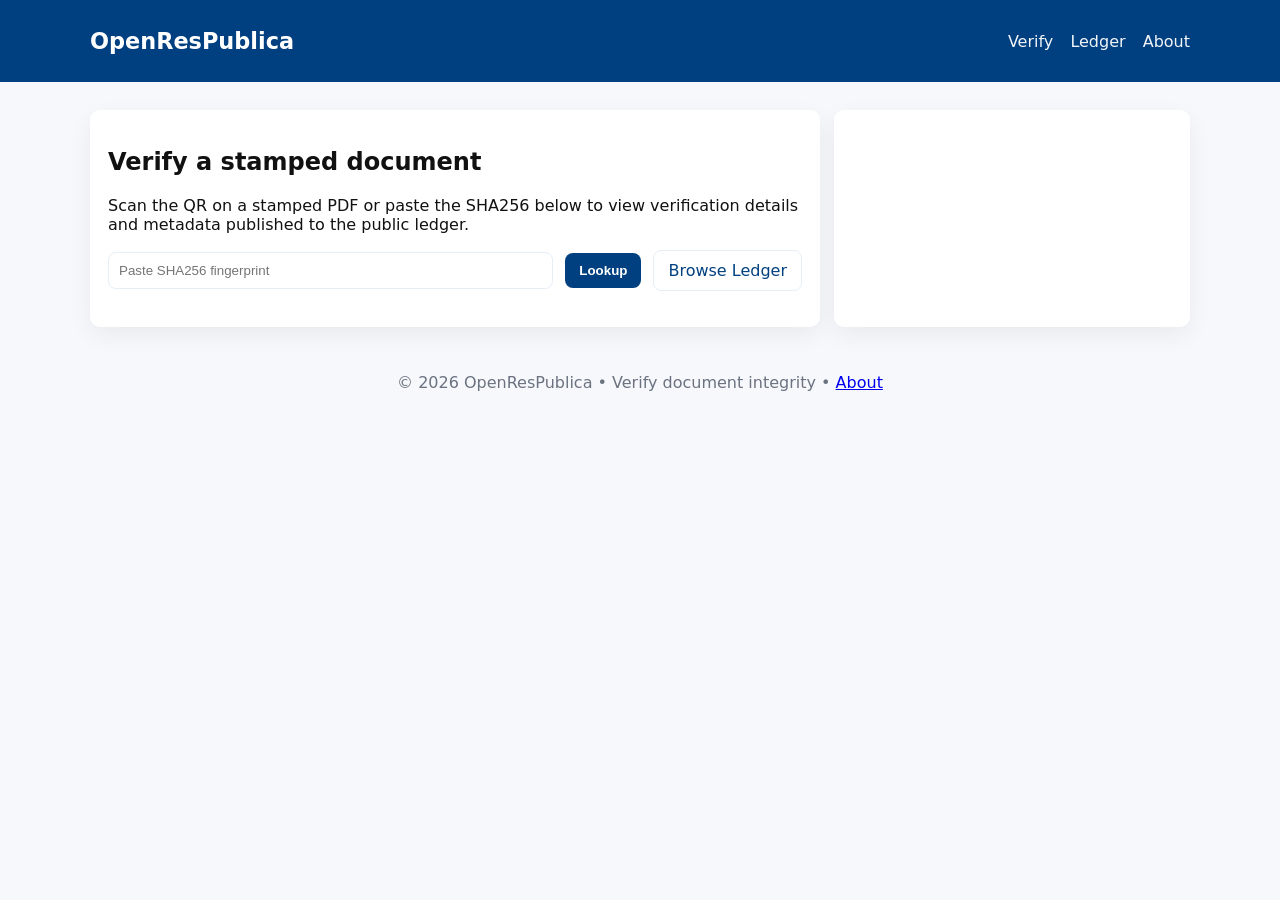
<file: index.html>
<!DOCTYPE html>
<html lang="en">
<head>
  <meta charset="utf-8" />
  <meta name="viewport" content="width=device-width,initial-scale=1" />
  <title>OpenResPublica • Verify Document</title>
  <style>
    :root{--accent:#004080;--muted:#6b7280;--bg:#f6f8fb;--card:#fff;--radius:10px;--maxw:1100px}
    body{margin:0;font-family:Inter,system-ui,Arial,sans-serif;background:var(--bg);color:#111}
    header{background:var(--accent);color:#fff;padding:28px 16px}
    header .wrap{max-width:var(--maxw);margin:0 auto;display:flex;align-items:center;justify-content:space-between;gap:12px}
    header h1{margin:0;font-size:1.4rem}
    nav a{color:#fff;text-decoration:none;margin-left:12px;opacity:0.95}
    main{max-width:var(--maxw);margin:28px auto;padding:0 20px}
    .hero{display:flex;flex-direction:column;gap:14px}
    .card{background:var(--card);border-radius:var(--radius);padding:18px;box-shadow:0 8px 24px rgba(16,24,40,0.06)}
    .controls{display:flex;gap:12px;flex-wrap:wrap;align-items:center}
    .badges{display:flex;gap:8px;flex-wrap:wrap}
    .badge{background:#e8f0ff;border:1px solid #cfe3ff;padding:8px 12px;border-radius:8px;font-weight:600;color:var(--accent)}
    .meta p{margin:6px 0;color:var(--muted)}
    .qr{max-width:160px;border-radius:8px}
    footer{max-width:var(--maxw);margin:28px auto;padding:18px 20px;color:var(--muted);text-align:center}
    @media(min-width:900px){ .hero{flex-direction:row} .left{flex:1} .right{width:320px} }
  </style>
</head>
<body>
  <header>
    <div class="wrap">
      <h1>OpenResPublica</h1>
      <nav>
        <a href="index.html">Verify</a>
        <a href="records.html">Ledger</a>
        <a href="about.html">About</a>
      </nav>
    </div>
  </header>

  <main>
    <section class="hero">
      <div class="left card">
        <h2>Verify a stamped document</h2>
        <p class="meta">Scan the QR on a stamped PDF or paste the SHA256 below to view verification details and metadata published to the public ledger.</p>

        <div style="margin-top:12px" class="controls">
          <input id="shaInput" type="text" placeholder="Paste SHA256 fingerprint" style="flex:1;padding:10px;border-radius:8px;border:1px solid #e6eef8">
          <button id="lookupBtn" style="padding:10px 14px;border-radius:8px;border:none;background:var(--accent);color:#fff;font-weight:600">Lookup</button>
          <a href="records.html" style="padding:10px 14px;border-radius:8px;border:1px solid #e6eef8;background:#fff;color:var(--accent);text-decoration:none">Browse Ledger</a>
        </div>

        <div id="result" style="margin-top:18px"></div>
      </div>

      <aside class="right card" id="detailCard" aria-live="polite">
        <div class="badges" id="badges"></div>
        <div style="display:flex;gap:12px;align-items:flex-start;margin-top:12px">
          <div style="flex:1">
            <div id="meta" class="meta"></div>
          </div>
          <div id="qrWrap" style="width:160px;text-align:center"></div>
        </div>
      </aside>
    </section>
  </main>

  <footer>
    © 2026 OpenResPublica • Verify document integrity • <a href="about.html">About</a>
  </footer>

  <script>
    // Helper: read URL params (for QR scans)
    const params = new URLSearchParams(window.location.search);
    const shaFromUrl = params.get("sha256");
    const immudbFromUrl = params.get("immudb");
    const tsFromUrl = params.get("ts");

    const badgesDiv = document.getElementById("badges");
    const metaDiv = document.getElementById("meta");
    const qrWrap = document.getElementById("qrWrap");
    const result = document.getElementById("result");
    const detailCard = document.getElementById("detailCard");

    function showBasic(sha, immudb, ts){
      badgesDiv.innerHTML = "";
      if(sha) badgesDiv.innerHTML += `<span class="badge">SHA256</span>`;
      if(immudb) badgesDiv.innerHTML += `<span class="badge">immudb</span>`;
      if(ts) badgesDiv.innerHTML += `<span class="badge">Timestamp</span>`;

      metaDiv.innerHTML = `
        <p><strong>SHA256:</strong> ${sha || "N/A"}</p>
        <p><strong>immudb:</strong> ${immudb || "N/A"}</p>
        <p><strong>Timestamp:</strong> ${ts || "N/A"}</p>
      `;
    }

    function showNotFound(sha){
      result.innerHTML = `<div class="card" style="background:#fff3f2;border:1px solid #ffd6d0;color:#7a1f1f">No public record found for <strong>${sha}</strong>.</div>`;
      metaDiv.innerHTML = "";
      badgesDiv.innerHTML = "";
      qrWrap.innerHTML = "";
    }

    // If page opened with QR params, attempt to fetch record
    if(shaFromUrl){
      showBasic(shaFromUrl, immudbFromUrl, tsFromUrl);
      fetch(`records/${shaFromUrl}.json`)
        .then(r => {
          if(!r.ok) throw new Error("not found");
          return r.json();
        })
        .then(data => {
          result.innerHTML = "";
          metaDiv.innerHTML += `
            <p><strong>Agency:</strong> ${data.agency}</p>
            <p><strong>Signer:</strong> ${data.signer}</p>
            <p><strong>Status:</strong> ${data.status}</p>
          `;
          // small QR preview (link back to portal with params)
          qrWrap.innerHTML = `<img alt="QR link" src="https://api.qrserver.com/v1/create-qr-code/?size=160x160&data=${encodeURIComponent(location.origin + location.pathname + '?sha256=' + data.sha256 + '&immudb=' + data.immudb + '&ts=' + data.timestamp)}" class="qr">`;
        })
        .catch(()=> showNotFound(shaFromUrl));
    }

    // Lookup by pasted SHA
    document.getElementById("lookupBtn").addEventListener("click", () => {
      const sha = document.getElementById("shaInput").value.trim();
      if(!sha) return;
      result.innerHTML = `<div class="card">Looking up…</div>`;
      showBasic(sha, null, null);
      fetch(`records/${sha}.json`)
        .then(r => {
          if(!r.ok) throw new Error("not found");
          return r.json();
        })
        .then(data => {
          result.innerHTML = "";
          metaDiv.innerHTML = `
            <p><strong>SHA256:</strong> ${data.sha256}</p>
            <p><strong>immudb:</strong> ${data.immudb}</p>
            <p><strong>Timestamp:</strong> ${data.timestamp}</p>
            <p><strong>Agency:</strong> ${data.agency}</p>
            <p><strong>Signer:</strong> ${data.signer}</p>
            <p><strong>Status:</strong> ${data.status}</p>
          `;
          badgesDiv.innerHTML = `<span class="badge">SHA256</span><span class="badge">immudb</span>`;
          qrWrap.innerHTML = `<img alt="QR link" src="https://api.qrserver.com/v1/create-qr-code/?size=160x160&data=${encodeURIComponent(location.origin + location.pathname + '?sha256=' + data.sha256 + '&immudb=' + data.immudb + '&ts=' + data.timestamp)}" class="qr">`;
        })
        .catch(()=> {
          showNotFound(sha);
        });
    });

    // Allow Enter key in input
    document.getElementById("shaInput").addEventListener("keydown", (e) => {
      if(e.key === "Enter"){ e.preventDefault(); document.getElementById("lookupBtn").click(); }
    });
  </script>
</body>
</html>
</file>
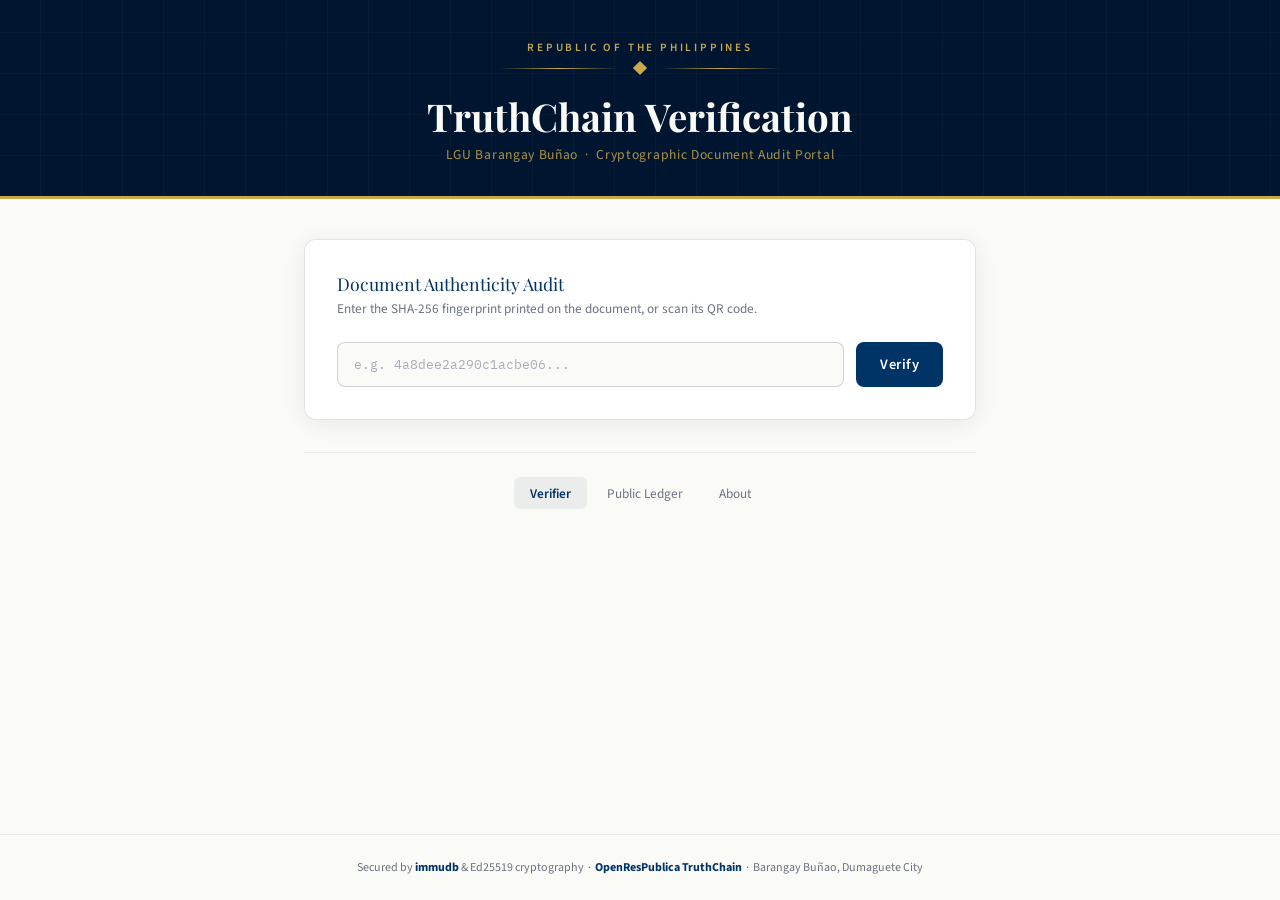
<file: docs/index.html>
<!DOCTYPE html>
<html lang="en">
<head>
    <meta charset="UTF-8">
    <meta name="viewport" content="width=device-width, initial-scale=1.0">
    <title>Verify | OpenResPublica TruthChain</title>
    <link rel="preconnect" href="https://fonts.googleapis.com">
    <link href="https://fonts.googleapis.com/css2?family=Playfair+Display:wght@400;700&family=IBM+Plex+Mono:wght@400;600&family=Source+Sans+3:wght@400;500;600&display=swap" rel="stylesheet">
    <style>
        *, *::before, *::after { box-sizing: border-box; margin: 0; padding: 0; }

        :root {
            --navy: #002147;
            --navy-deep: #001530;
            --navy-mid: #003366;
            --gold: #C9A84C;
            --gold-light: #F1C40F;
            --gold-pale: #FDF3D0;
            --white: #FAFAF7;
            --ink: #1A1A2E;
            --muted: #6B7280;
            --success-bg: #F0FAF4;
            --success-border: #1E7A3E;
            --success-text: #0F4D25;
            --error-bg: #FEF2F2;
            --error-border: #C62828;
            --error-text: #7F1D1D;
            --font-serif: 'Playfair Display', Georgia, serif;
            --font-sans: 'Source Sans 3', system-ui, sans-serif;
            --font-mono: 'IBM Plex Mono', 'Courier New', monospace;
        }

        body {
            background: var(--white);
            color: var(--ink);
            font-family: var(--font-sans);
            min-height: 100vh;
            display: flex;
            flex-direction: column;
        }

        /* ── HEADER ── */
        .site-header {
            background: var(--navy-deep);
            border-bottom: 3px solid var(--gold);
            padding: 0;
            position: relative;
            overflow: hidden;
        }

        .site-header::before {
            content: '';
            position: absolute;
            inset: 0;
            background:
                repeating-linear-gradient(
                    90deg,
                    transparent,
                    transparent 40px,
                    rgba(201,168,76,0.04) 40px,
                    rgba(201,168,76,0.04) 41px
                ),
                repeating-linear-gradient(
                    0deg,
                    transparent,
                    transparent 40px,
                    rgba(201,168,76,0.04) 40px,
                    rgba(201,168,76,0.04) 41px
                );
            pointer-events: none;
        }

        .header-inner {
            max-width: 860px;
            margin: 0 auto;
            padding: 2.5rem 1.5rem 2rem;
            text-align: center;
            position: relative;
        }

        .seal-line {
            display: flex;
            align-items: center;
            justify-content: center;
            gap: 1rem;
            margin-bottom: 1.25rem;
        }

        .seal-ornament {
            flex: 1;
            height: 1px;
            background: linear-gradient(to right, transparent, var(--gold), transparent);
            max-width: 120px;
        }

        .seal-diamond {
            width: 10px;
            height: 10px;
            background: var(--gold);
            transform: rotate(45deg);
            flex-shrink: 0;
        }

        .republic-label {
            font-family: var(--font-sans);
            font-size: 0.7rem;
            font-weight: 600;
            letter-spacing: 0.25em;
            text-transform: uppercase;
            color: var(--gold);
            margin-bottom: 0.5rem;
        }

        .site-header h1 {
            font-family: var(--font-serif);
            font-size: clamp(1.6rem, 4vw, 2.4rem);
            font-weight: 700;
            color: var(--white);
            line-height: 1.2;
            margin-bottom: 0.4rem;
        }

        .site-header .subtitle {
            font-size: 0.85rem;
            color: rgba(201,168,76,0.85);
            letter-spacing: 0.05em;
        }

        /* ── MAIN ── */
        main {
            flex: 1;
            max-width: 720px;
            margin: 0 auto;
            width: 100%;
            padding: 2.5rem 1.5rem;
        }

        /* ── SEARCH CARD ── */
        .verify-card {
            background: #fff;
            border: 1px solid rgba(0,33,71,0.12);
            border-radius: 12px;
            padding: 2rem;
            box-shadow: 0 4px 24px rgba(0,33,71,0.07);
        }

        .card-title {
            font-family: var(--font-serif);
            font-size: 1.1rem;
            color: var(--navy-mid);
            margin-bottom: 0.25rem;
        }

        .card-desc {
            font-size: 0.83rem;
            color: var(--muted);
            margin-bottom: 1.5rem;
        }

        .input-row {
            display: flex;
            gap: 0.75rem;
            align-items: stretch;
        }

        .hash-input {
            flex: 1;
            font-family: var(--font-mono);
            font-size: 0.8rem;
            padding: 0.75rem 1rem;
            border: 1.5px solid rgba(0,33,71,0.18);
            border-radius: 8px;
            color: var(--ink);
            background: var(--white);
            outline: none;
            transition: border-color 0.2s;
            min-width: 0;
        }

        .hash-input::placeholder { color: #aab; }
        .hash-input:focus { border-color: var(--navy-mid); }

        .verify-btn {
            padding: 0.75rem 1.5rem;
            background: var(--navy-mid);
            color: #fff;
            border: none;
            border-radius: 8px;
            font-family: var(--font-sans);
            font-size: 0.9rem;
            font-weight: 600;
            cursor: pointer;
            letter-spacing: 0.03em;
            transition: background 0.2s, transform 0.1s;
            white-space: nowrap;
            flex-shrink: 0;
        }

        .verify-btn:hover { background: var(--navy); }
        .verify-btn:active { transform: scale(0.98); }

        /* ── LOADING ── */
        .loading-state {
            display: none;
            text-align: center;
            padding: 2.5rem 0;
        }

        .spinner {
            width: 36px;
            height: 36px;
            border: 2.5px solid rgba(0,51,102,0.15);
            border-top-color: var(--navy-mid);
            border-radius: 50%;
            animation: spin 0.7s linear infinite;
            margin: 0 auto 1rem;
        }

        @keyframes spin { to { transform: rotate(360deg); } }

        .loading-state p {
            font-size: 0.85rem;
            color: var(--muted);
            font-family: var(--font-mono);
        }

        /* ── RESULT CARDS ── */
        .result-card {
            display: none;
            margin-top: 1.5rem;
            border-radius: 10px;
            overflow: hidden;
            animation: slideUp 0.35s ease;
        }

        @keyframes slideUp {
            from { opacity: 0; transform: translateY(12px); }
            to   { opacity: 1; transform: translateY(0); }
        }

        /* Authenticated */
        .verified-card {
            border: 1.5px solid var(--success-border);
            background: var(--success-bg);
        }

        .verified-header {
            background: var(--success-border);
            padding: 0.9rem 1.5rem;
            display: flex;
            align-items: center;
            gap: 0.75rem;
        }

        .stamp-mark {
            width: 32px;
            height: 32px;
            border: 2px solid rgba(255,255,255,0.7);
            border-radius: 50%;
            display: flex;
            align-items: center;
            justify-content: center;
            font-size: 1rem;
            flex-shrink: 0;
        }

        .verified-header h3 {
            font-family: var(--font-serif);
            font-size: 1rem;
            font-weight: 700;
            color: #fff;
            letter-spacing: 0.05em;
        }

        .verified-body {
            padding: 1.5rem;
        }

        .detail-grid {
            display: grid;
            gap: 0.75rem;
        }

        .detail-row {
            display: grid;
            grid-template-columns: 130px 1fr;
            gap: 0.5rem;
            align-items: start;
            font-size: 0.875rem;
        }

        .detail-label {
            font-size: 0.7rem;
            font-weight: 600;
            letter-spacing: 0.08em;
            text-transform: uppercase;
            color: var(--muted);
            padding-top: 1px;
        }

        .detail-value {
            color: var(--success-text);
            font-weight: 500;
        }

        .detail-value.mono {
            font-family: var(--font-mono);
            font-size: 0.75rem;
            word-break: break-all;
            background: rgba(0,0,0,0.05);
            padding: 3px 6px;
            border-radius: 4px;
            color: var(--ink);
        }

        .tx-badge {
            display: inline-block;
            background: var(--gold);
            color: var(--navy-deep);
            font-family: var(--font-mono);
            font-size: 0.75rem;
            font-weight: 600;
            padding: 2px 8px;
            border-radius: 4px;
        }

        .divider {
            border: none;
            border-top: 1px solid rgba(0,0,0,0.08);
            margin: 1rem 0;
        }

        /* Error card */
        .error-card {
            border: 1.5px solid var(--error-border);
            background: var(--error-bg);
        }

        .error-header {
            background: var(--error-border);
            padding: 0.9rem 1.5rem;
            display: flex;
            align-items: center;
            gap: 0.75rem;
        }

        .error-header h3 {
            font-family: var(--font-serif);
            font-size: 1rem;
            font-weight: 700;
            color: #fff;
            letter-spacing: 0.05em;
        }

        .error-body {
            padding: 1.25rem 1.5rem;
        }

        .error-body p {
            font-size: 0.85rem;
            color: var(--error-text);
            margin-bottom: 0.4rem;
        }

        .error-hash {
            font-family: var(--font-mono);
            font-size: 0.75rem;
            word-break: break-all;
            background: rgba(0,0,0,0.06);
            padding: 3px 6px;
            border-radius: 4px;
            display: inline-block;
            color: var(--error-text);
        }

        .error-hint {
            font-size: 0.78rem !important;
            color: var(--muted) !important;
            margin-top: 0.75rem !important;
        }

        /* ── NAV FOOTER ── */
        .footer-nav {
            margin-top: 2rem;
            display: flex;
            justify-content: center;
            gap: 0.25rem;
            border-top: 1px solid rgba(0,33,71,0.08);
            padding-top: 1.5rem;
        }

        .footer-nav a {
            font-size: 0.83rem;
            color: var(--muted);
            text-decoration: none;
            padding: 0.4rem 1rem;
            border-radius: 6px;
            transition: background 0.15s, color 0.15s;
        }

        .footer-nav a:hover { background: rgba(0,33,71,0.06); color: var(--navy-mid); }
        .footer-nav a.active { color: var(--navy-mid); font-weight: 600; background: rgba(0,33,71,0.06); }

        /* ── SITE FOOTER ── */
        .site-footer {
            text-align: center;
            padding: 1.5rem;
            font-size: 0.75rem;
            color: var(--muted);
            border-top: 1px solid rgba(0,0,0,0.07);
        }

        .site-footer strong { color: var(--navy-mid); }

        @media (max-width: 520px) {
            .input-row { flex-direction: column; }
            .detail-row { grid-template-columns: 1fr; gap: 0.15rem; }
            .detail-label { padding-top: 0.5rem; }
        }
    </style>
</head>
<body>

    <header class="site-header">
        <div class="header-inner">
            <p class="republic-label">Republic of the Philippines</p>
            <div class="seal-line">
                <div class="seal-ornament"></div>
                <div class="seal-diamond"></div>
                <div class="seal-ornament"></div>
            </div>
            <h1>TruthChain Verification</h1>
            <p class="subtitle">LGU Barangay Buñao &nbsp;·&nbsp; Cryptographic Document Audit Portal</p>
        </div>
    </header>

    <main>

        <div class="verify-card">
            <p class="card-title">Document Authenticity Audit</p>
            <p class="card-desc">Enter the SHA-256 fingerprint printed on the document, or scan its QR code.</p>

            <div class="input-row">
                <input type="text" id="hashInput" class="hash-input" placeholder="e.g. 4a8dee2a290c1acbe06...">
                <button id="verifyBtn" class="verify-btn">Verify</button>
            </div>
        </div>

        <div id="loading" class="loading-state">
            <div class="spinner"></div>
            <p id="loadingMsg">Querying immutable ledger...</p>
        </div>

        <!-- Authenticated -->
        <div id="verifiedBox" class="result-card verified-card">
            <div class="verified-header">
                <div class="stamp-mark">✓</div>
                <h3>Document Authenticated</h3>
            </div>
            <div class="verified-body">
                <div class="detail-grid" id="details"></div>
            </div>
        </div>

        <!-- Not Found -->
        <div id="errorBox" class="result-card error-card">
            <div class="error-header">
                <div class="stamp-mark" style="border-color:rgba(255,255,255,0.6);">✕</div>
                <h3>Record Not Found</h3>
            </div>
            <div class="error-body">
                <p>No record matches fingerprint:</p>
                <span class="error-hash" id="errorHash"></span>
                <p class="error-hint">If this document was just issued, allow up to 60 seconds for global ledger synchronization and try again.</p>
            </div>
        </div>

        <nav class="footer-nav">
            <a href="index.html" class="active">Verifier</a>
            <a href="records.html">Public Ledger</a>
            <a href="about.html">About</a>
        </nav>

    </main>

    <footer class="site-footer">
        Secured by <strong>immudb</strong> &amp; Ed25519 cryptography &nbsp;·&nbsp;
        <strong>OpenResPublica TruthChain</strong> &nbsp;·&nbsp; Barangay Buñao, Dumaguete City
    </footer>

    <script>
        document.addEventListener('DOMContentLoaded', () => {
            const params = new URLSearchParams(window.location.search);
            const hash = params.get('hash');
            const btn = document.getElementById('verifyBtn');

            if (hash) {
                document.getElementById('hashInput').value = hash;
                checkHash(hash);
            }

            btn.addEventListener('click', () => checkHash());
            document.getElementById('hashInput').addEventListener('keydown', e => {
                if (e.key === 'Enter') checkHash();
            });
        });

        async function checkHash(inputHash, retryCount = 0) {
            const hash = (inputHash || document.getElementById('hashInput').value).trim();
            if (!hash) return;

            const vBox = document.getElementById('verifiedBox');
            const eBox = document.getElementById('errorBox');
            const load = document.getElementById('loading');
            const loadMsg = document.getElementById('loadingMsg');

            vBox.style.display = 'none';
            eBox.style.display = 'none';
            load.style.display = 'block';
            loadMsg.textContent = 'Querying immutable ledger...';

            try {
                const response = await fetch(`records/${hash}.json?t=${Date.now()}`);
                if (!response.ok) throw new Error("Not found");
                const data = await response.json();

                document.getElementById('details').innerHTML = `
                    <div class="detail-row">
                        <span class="detail-label">Status</span>
                        <span class="detail-value">${data.status}</span>
                    </div>
                    <hr class="divider">
                    <div class="detail-row">
                        <span class="detail-label">Signed By</span>
                        <span class="detail-value">${data.signer}</span>
                    </div>
                    <div class="detail-row">
                        <span class="detail-label">Position</span>
                        <span class="detail-value">${data.position}</span>
                    </div>
                    <hr class="divider">
                    <div class="detail-row">
                        <span class="detail-label">Control No.</span>
                        <span class="detail-value">${data.control_number}</span>
                    </div>
                    <div class="detail-row">
                        <span class="detail-label">Document Type</span>
                        <span class="detail-value">${data.document_type || 'GENERAL'}</span>
                    </div>
                    <div class="detail-row">
                        <span class="detail-label">Timestamp</span>
                        <span class="detail-value">${data.timestamp}</span>
                    </div>
                    <hr class="divider">
                    <div class="detail-row">
                        <span class="detail-label">immudb Tx</span>
                        <span class="detail-value"><span class="tx-badge">#${data.immudb_transaction_id}</span></span>
                    </div>
                    <div class="detail-row">
                        <span class="detail-label">SHA-256</span>
                        <span class="detail-value mono">${data.sha256_hash}</span>
                    </div>
                `;

                load.style.display = 'none';
                vBox.style.display = 'block';

            } catch (e) {
                if (retryCount < 1) {
                    loadMsg.textContent = 'Propagation lag detected — retrying in 10s...';
                    setTimeout(() => checkHash(hash, retryCount + 1), 10000);
                } else {
                    load.style.display = 'none';
                    document.getElementById('errorHash').textContent = hash;
                    eBox.style.display = 'block';
                }
            }
        }
    </script>

</body>
</html>
</file>
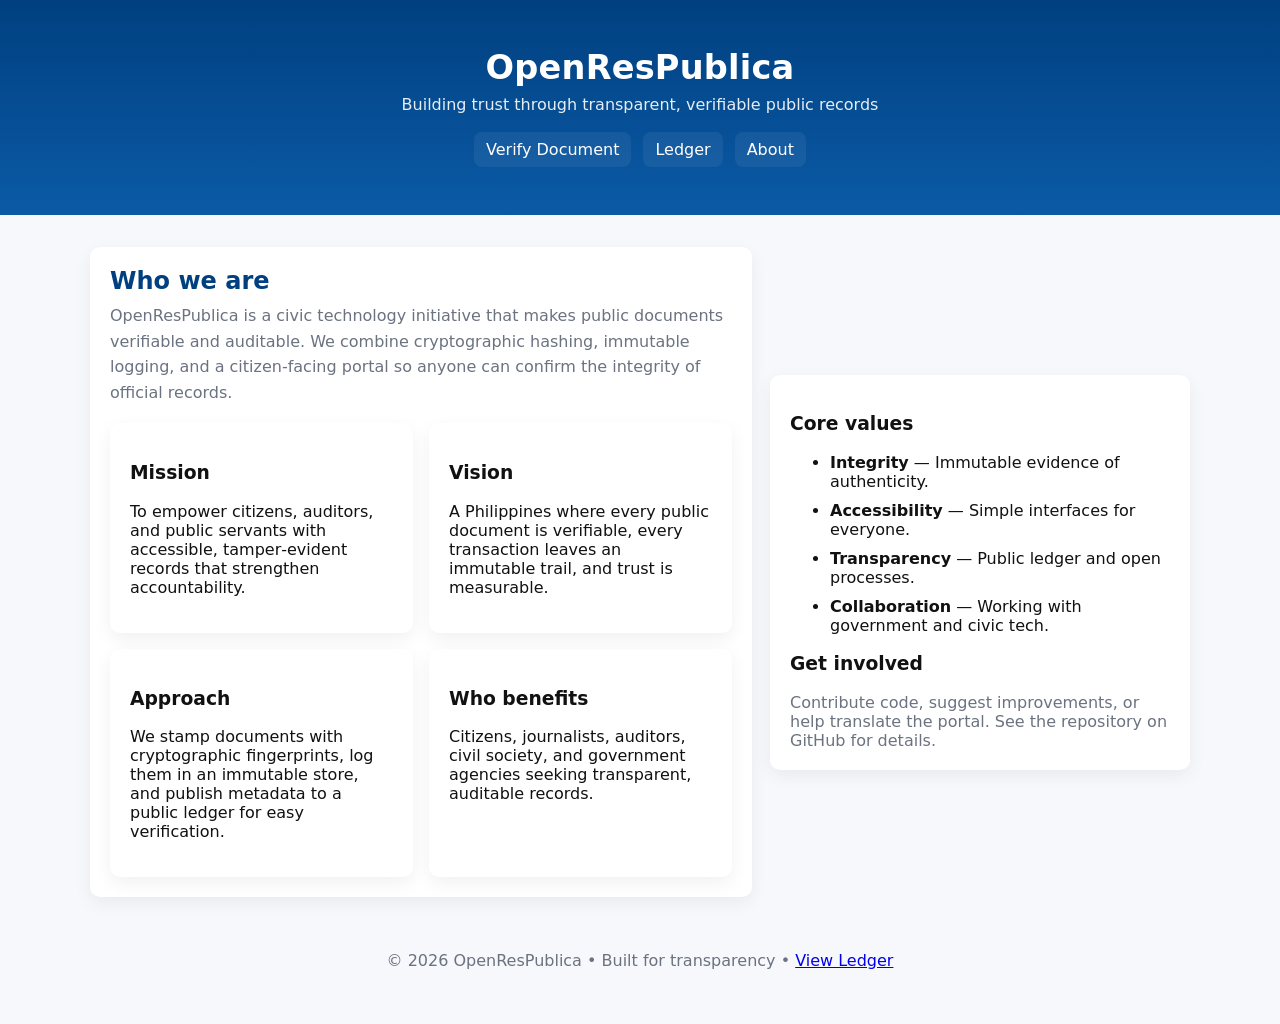
<file: about.html>
<!DOCTYPE html>
<html lang="en">
<head>
  <meta charset="utf-8" />
  <meta name="viewport" content="width=device-width,initial-scale=1" />
  <title>About • OpenResPublica</title>
  <style>
    :root{
      --accent:#004080; --muted:#6b7280; --card:#ffffff; --bg:#f6f8fb;
      --radius:10px; --maxw:1100px;
    }
    body{margin:0;font-family:Inter,system-ui,Arial,sans-serif;background:var(--bg);color:#111;}
    header{background:linear-gradient(180deg,var(--accent),#0b5aa6);color:#fff;padding:48px 16px;text-align:center}
    header h1{margin:0;font-size:2.1rem;letter-spacing:0.2px}
    header p{margin:8px 0 0;color:rgba(255,255,255,0.9)}
    nav{display:flex;gap:12px;justify-content:center;margin-top:18px}
    nav a{color:#fff;text-decoration:none;padding:8px 12px;border-radius:8px;background:rgba(255,255,255,0.06)}
    main{max-width:var(--maxw);margin:32px auto;padding:0 20px}
    .hero{display:grid;grid-template-columns:1fr;gap:18px;align-items:center}
    .card{background:var(--card);border-radius:var(--radius);padding:20px;box-shadow:0 6px 18px rgba(16,24,40,0.06)}
    h2{color:var(--accent);margin:0 0 8px}
    p.lead{color:var(--muted);margin:0 0 12px;line-height:1.6}
    .grid{display:grid;grid-template-columns:repeat(auto-fit,minmax(240px,1fr));gap:16px;margin-top:18px}
    .values li{margin:10px 0}
    footer{max-width:var(--maxw);margin:36px auto;padding:18px 20px;color:var(--muted);text-align:center}
    @media(min-width:900px){ .hero{grid-template-columns:1fr 420px} }
  </style>
</head>
<body>
  <header>
    <h1>OpenResPublica</h1>
    <p>Building trust through transparent, verifiable public records</p>
    <nav>
      <a href="index.html">Verify Document</a>
      <a href="records.html">Ledger</a>
      <a href="about.html" aria-current="page">About</a>
    </nav>
  </header>

  <main>
    <section class="hero">
      <div class="card">
        <h2>Who we are</h2>
        <p class="lead">
          OpenResPublica is a civic technology initiative that makes public documents verifiable and auditable.
          We combine cryptographic hashing, immutable logging, and a citizen‑facing portal so anyone can confirm
          the integrity of official records.
        </p>

        <div class="grid">
          <div class="card">
            <h3>Mission</h3>
            <p>To empower citizens, auditors, and public servants with accessible, tamper‑evident records that strengthen accountability.</p>
          </div>

          <div class="card">
            <h3>Vision</h3>
            <p>A Philippines where every public document is verifiable, every transaction leaves an immutable trail, and trust is measurable.</p>
          </div>

          <div class="card">
            <h3>Approach</h3>
            <p>We stamp documents with cryptographic fingerprints, log them in an immutable store, and publish metadata to a public ledger for easy verification.</p>
          </div>

          <div class="card">
            <h3>Who benefits</h3>
            <p>Citizens, journalists, auditors, civil society, and government agencies seeking transparent, auditable records.</p>
          </div>
        </div>
      </div>

      <aside class="card">
        <h3>Core values</h3>
        <ul class="values">
          <li><strong>Integrity</strong> — Immutable evidence of authenticity.</li>
          <li><strong>Accessibility</strong> — Simple interfaces for everyone.</li>
          <li><strong>Transparency</strong> — Public ledger and open processes.</li>
          <li><strong>Collaboration</strong> — Working with government and civic tech.</li>
        </ul>

        <h3 style="margin-top:18px">Get involved</h3>
        <p style="margin:0;color:var(--muted)">Contribute code, suggest improvements, or help translate the portal. See the repository on GitHub for details.</p>
      </aside>
    </section>
  </main>

  <footer>
    © 2026 OpenResPublica • Built for transparency • <a href="records.html">View Ledger</a>
  </footer>
</body>
</html>
</file>
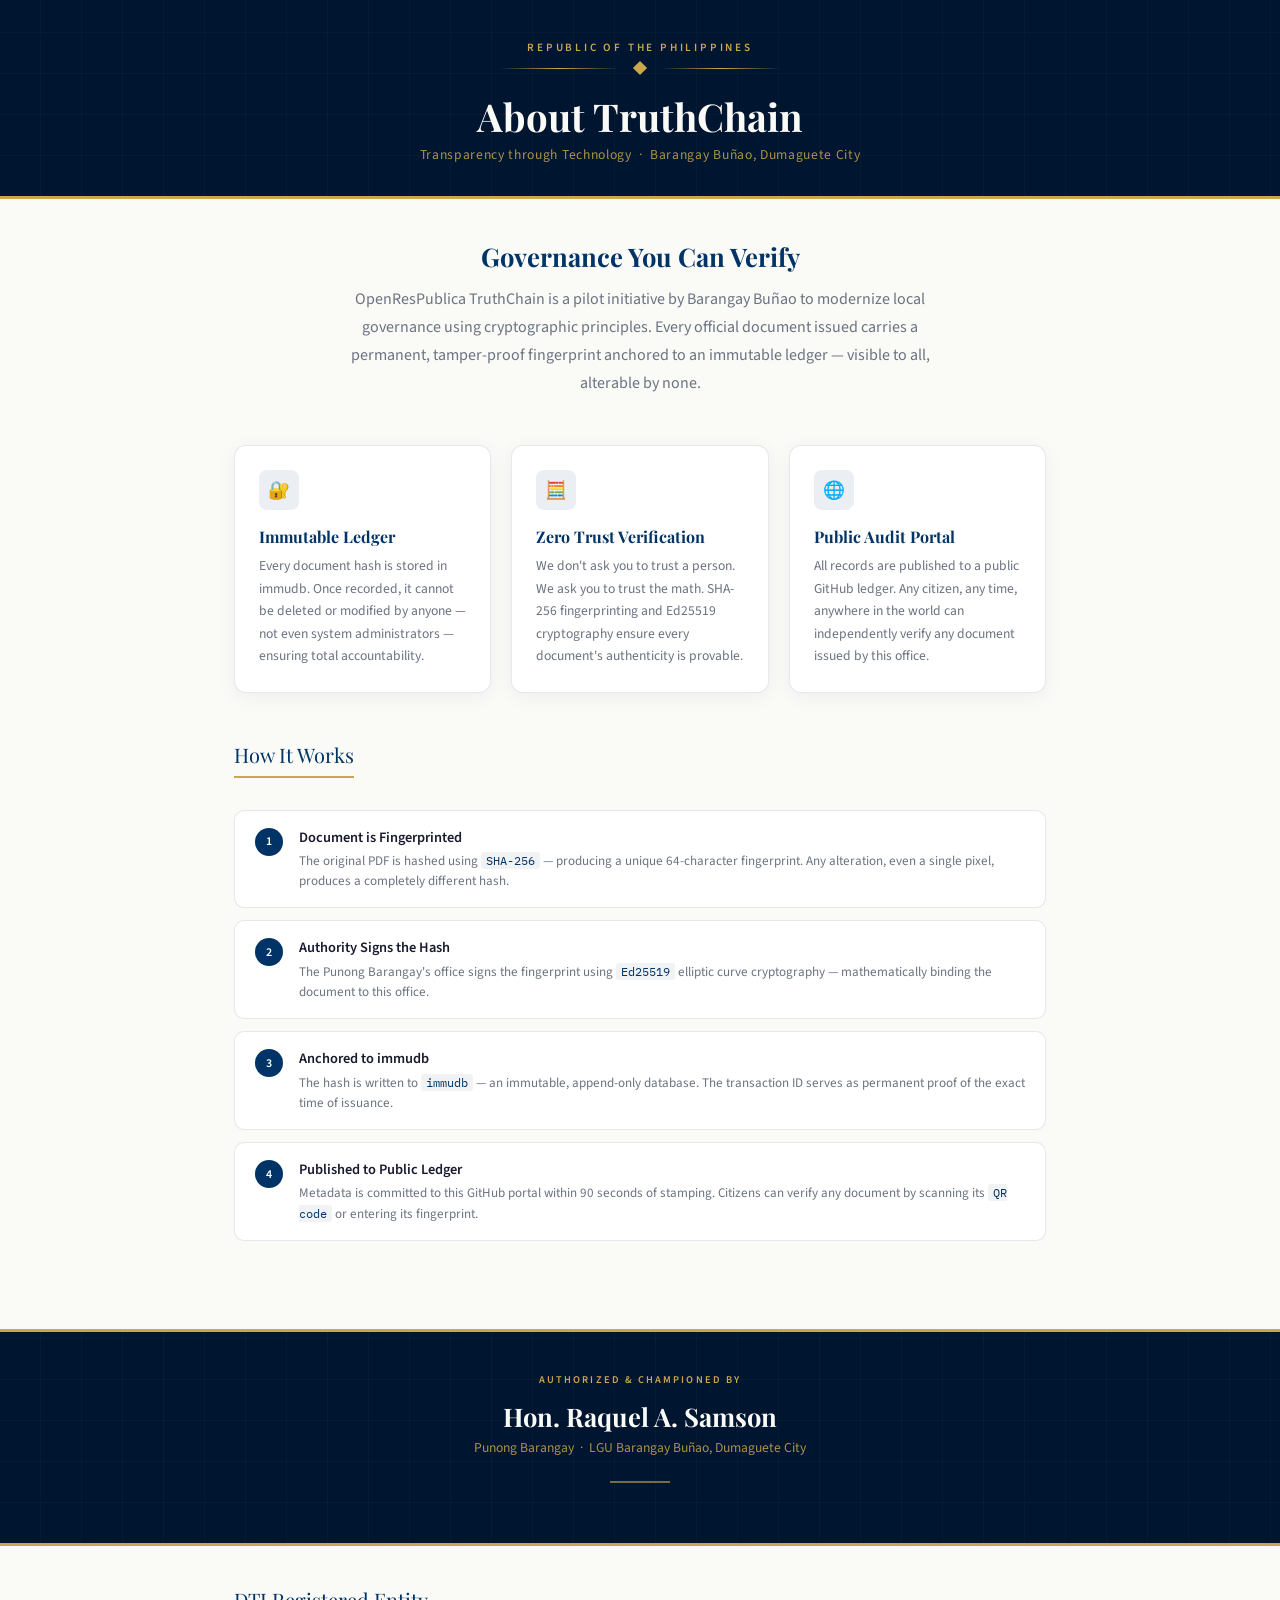
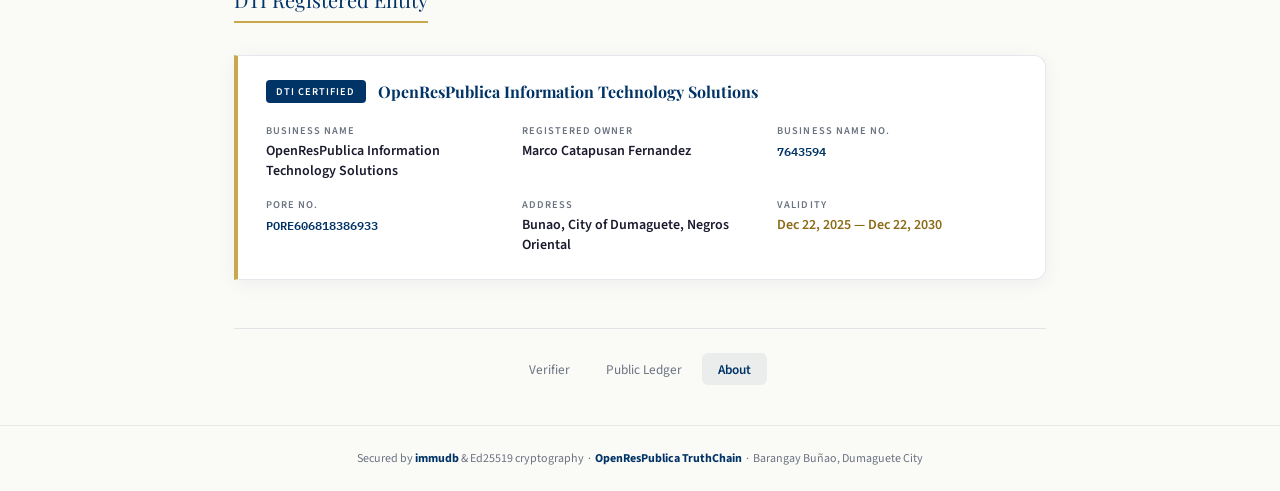
<file: docs/about.html>
<!DOCTYPE html>
<html lang="en">
<head>
    <meta charset="UTF-8">
    <meta name="viewport" content="width=device-width, initial-scale=1.0">
    <title>About | OpenResPublica TruthChain</title>
    <link rel="preconnect" href="https://fonts.googleapis.com">
    <link href="https://fonts.googleapis.com/css2?family=Playfair+Display:wght@400;700&family=IBM+Plex+Mono:wght@400;600&family=Source+Sans+3:wght@400;500;600&display=swap" rel="stylesheet">
    <style>
        *, *::before, *::after { box-sizing: border-box; margin: 0; padding: 0; }

        :root {
            --navy: #002147;
            --navy-deep: #001530;
            --navy-mid: #003366;
            --gold: #C9A84C;
            --gold-pale: #FDF3D0;
            --white: #FAFAF7;
            --ink: #1A1A2E;
            --muted: #6B7280;
            --border: rgba(0,33,71,0.1);
            --font-serif: 'Playfair Display', Georgia, serif;
            --font-sans: 'Source Sans 3', system-ui, sans-serif;
            --font-mono: 'IBM Plex Mono', 'Courier New', monospace;
        }

        body {
            background: var(--white);
            color: var(--ink);
            font-family: var(--font-sans);
            min-height: 100vh;
            display: flex;
            flex-direction: column;
        }

        .site-header {
            background: var(--navy-deep);
            border-bottom: 3px solid var(--gold);
            position: relative;
            overflow: hidden;
        }

        .site-header::before {
            content: '';
            position: absolute;
            inset: 0;
            background:
                repeating-linear-gradient(90deg, transparent, transparent 40px, rgba(201,168,76,0.04) 40px, rgba(201,168,76,0.04) 41px),
                repeating-linear-gradient(0deg,  transparent, transparent 40px, rgba(201,168,76,0.04) 40px, rgba(201,168,76,0.04) 41px);
            pointer-events: none;
        }

        .header-inner {
            max-width: 860px;
            margin: 0 auto;
            padding: 2.5rem 1.5rem 2rem;
            text-align: center;
            position: relative;
        }

        .republic-label {
            font-size: 0.7rem;
            font-weight: 600;
            letter-spacing: 0.25em;
            text-transform: uppercase;
            color: var(--gold);
            margin-bottom: 0.5rem;
        }

        .seal-line {
            display: flex;
            align-items: center;
            justify-content: center;
            gap: 1rem;
            margin-bottom: 1.25rem;
        }

        .seal-ornament {
            flex: 1;
            height: 1px;
            background: linear-gradient(to right, transparent, var(--gold), transparent);
            max-width: 120px;
        }

        .seal-diamond {
            width: 10px;
            height: 10px;
            background: var(--gold);
            transform: rotate(45deg);
            flex-shrink: 0;
        }

        .site-header h1 {
            font-family: var(--font-serif);
            font-size: clamp(1.6rem, 4vw, 2.4rem);
            font-weight: 700;
            color: var(--white);
            line-height: 1.2;
            margin-bottom: 0.4rem;
        }

        .site-header .subtitle {
            font-size: 0.85rem;
            color: rgba(201,168,76,0.85);
            letter-spacing: 0.05em;
        }

        main { flex: 1; }

        .content-wrap {
            max-width: 860px;
            margin: 0 auto;
            padding: 2.5rem 1.5rem;
        }

        .intro-section {
            text-align: center;
            margin-bottom: 3rem;
        }

        .intro-section h2 {
            font-family: var(--font-serif);
            font-size: 1.6rem;
            color: var(--navy-mid);
            margin-bottom: 0.75rem;
        }

        .intro-section p {
            font-size: 1rem;
            color: var(--muted);
            line-height: 1.75;
            max-width: 600px;
            margin: 0 auto;
        }

        .pillars {
            display: grid;
            grid-template-columns: repeat(auto-fit, minmax(240px, 1fr));
            gap: 1.25rem;
            margin-bottom: 3rem;
        }

        .pillar-card {
            background: #fff;
            border: 1px solid var(--border);
            border-radius: 12px;
            padding: 1.5rem;
            box-shadow: 0 4px 20px rgba(0,33,71,0.05);
        }

        .pillar-icon {
            width: 40px;
            height: 40px;
            background: rgba(0,51,102,0.08);
            border-radius: 8px;
            display: flex;
            align-items: center;
            justify-content: center;
            font-size: 1.1rem;
            margin-bottom: 1rem;
        }

        .pillar-card h3 {
            font-family: var(--font-serif);
            font-size: 1rem;
            color: var(--navy-mid);
            margin-bottom: 0.5rem;
        }

        .pillar-card p {
            font-size: 0.85rem;
            color: var(--muted);
            line-height: 1.65;
        }

        .section-title {
            font-family: var(--font-serif);
            font-size: 1.25rem;
            color: var(--navy-mid);
            margin-bottom: 1.25rem;
            padding-bottom: 0.5rem;
            border-bottom: 2px solid var(--gold);
            display: inline-block;
        }

        .process-steps {
            display: grid;
            gap: 0.75rem;
            margin-bottom: 3rem;
        }

        .step {
            display: flex;
            align-items: flex-start;
            gap: 1rem;
            background: #fff;
            border: 1px solid var(--border);
            border-radius: 10px;
            padding: 1rem 1.25rem;
        }

        .step-num {
            width: 28px;
            height: 28px;
            background: var(--navy-mid);
            color: #fff;
            border-radius: 50%;
            display: flex;
            align-items: center;
            justify-content: center;
            font-size: 0.75rem;
            font-weight: 600;
            flex-shrink: 0;
            margin-top: 1px;
        }

        .step-content h4 {
            font-size: 0.9rem;
            font-weight: 600;
            color: var(--ink);
            margin-bottom: 0.2rem;
        }

        .step-content p {
            font-size: 0.82rem;
            color: var(--muted);
            line-height: 1.55;
        }

        .step-content code {
            font-family: var(--font-mono);
            font-size: 0.75rem;
            background: rgba(0,33,71,0.06);
            padding: 1px 5px;
            border-radius: 3px;
            color: var(--navy-mid);
        }

        /* ── OFFICIAL BAND ── */
        .official-band {
            background: var(--navy-deep);
            border-top: 3px solid var(--gold);
            border-bottom: 3px solid var(--gold);
            padding: 2.5rem 1.5rem;
            text-align: center;
            position: relative;
            overflow: hidden;
            margin-bottom: 0;
        }

        .official-band::before {
            content: '';
            position: absolute;
            inset: 0;
            background:
                repeating-linear-gradient(90deg, transparent, transparent 40px, rgba(201,168,76,0.04) 40px, rgba(201,168,76,0.04) 41px),
                repeating-linear-gradient(0deg,  transparent, transparent 40px, rgba(201,168,76,0.04) 40px, rgba(201,168,76,0.04) 41px);
            pointer-events: none;
        }

        .official-inner {
            max-width: 600px;
            margin: 0 auto;
            position: relative;
        }

        .official-label {
            font-size: 0.65rem;
            font-weight: 600;
            letter-spacing: 0.2em;
            text-transform: uppercase;
            color: var(--gold);
            margin-bottom: 0.75rem;
        }

        .official-name {
            font-family: var(--font-serif);
            font-size: 1.6rem;
            font-weight: 700;
            color: var(--white);
            margin-bottom: 0.3rem;
        }

        .official-position {
            font-size: 0.85rem;
            color: rgba(201,168,76,0.85);
            margin-bottom: 1.5rem;
        }

        .official-divider {
            width: 60px;
            height: 2px;
            background: var(--gold);
            margin: 1.25rem auto;
            opacity: 0.6;
        }

        .official-quote {
            font-family: var(--font-serif);
            font-size: 1rem;
            font-style: italic;
            color: rgba(255,255,255,0.85);
            line-height: 1.75;
            max-width: 520px;
            margin: 0 auto;
        }

        .official-quote::before { content: '\201C'; color: var(--gold); font-size: 1.4rem; line-height: 0; vertical-align: -0.3em; margin-right: 2px; }
        .official-quote::after  { content: '\201D'; color: var(--gold); font-size: 1.4rem; line-height: 0; vertical-align: -0.3em; margin-left: 2px; }

        /* ── DTI ── */
        .dti-section { margin-bottom: 3rem; }

        .dti-card {
            background: #fff;
            border: 1px solid var(--border);
            border-left: 4px solid var(--gold);
            border-radius: 0 12px 12px 0;
            padding: 1.5rem 1.75rem;
            box-shadow: 0 4px 20px rgba(0,33,71,0.05);
        }

        .dti-header {
            display: flex;
            align-items: center;
            gap: 0.75rem;
            margin-bottom: 1.25rem;
            flex-wrap: wrap;
        }

        .dti-badge {
            background: var(--navy-mid);
            color: #fff;
            font-size: 0.65rem;
            font-weight: 600;
            letter-spacing: 0.1em;
            text-transform: uppercase;
            padding: 4px 10px;
            border-radius: 4px;
            flex-shrink: 0;
        }

        .dti-header h3 {
            font-family: var(--font-serif);
            font-size: 1rem;
            color: var(--navy-mid);
        }

        .dti-grid {
            display: grid;
            grid-template-columns: repeat(auto-fit, minmax(200px, 1fr));
            gap: 1rem;
        }

        .dti-field { display: flex; flex-direction: column; gap: 0.2rem; }

        .dti-label {
            font-size: 0.65rem;
            font-weight: 600;
            letter-spacing: 0.1em;
            text-transform: uppercase;
            color: var(--muted);
        }

        .dti-value { font-size: 0.875rem; font-weight: 600; color: var(--ink); }
        .dti-value.mono { font-family: var(--font-mono); font-size: 0.78rem; color: var(--navy-mid); }
        .dti-value.gold { color: #8a6a14; }

        .footer-nav {
            display: flex;
            justify-content: center;
            gap: 0.25rem;
            border-top: 1px solid var(--border);
            padding-top: 1.5rem;
            margin-top: 2rem;
        }

        .footer-nav a {
            font-size: 0.83rem;
            color: var(--muted);
            text-decoration: none;
            padding: 0.4rem 1rem;
            border-radius: 6px;
            transition: background 0.15s, color 0.15s;
        }

        .footer-nav a:hover { background: rgba(0,33,71,0.06); color: var(--navy-mid); }
        .footer-nav a.active { color: var(--navy-mid); font-weight: 600; background: rgba(0,33,71,0.06); }

        .site-footer {
            text-align: center;
            padding: 1.5rem;
            font-size: 0.75rem;
            color: var(--muted);
            border-top: 1px solid rgba(0,0,0,0.07);
        }

        .site-footer strong { color: var(--navy-mid); }

        @media (max-width: 600px) {
            .official-name { font-size: 1.3rem; }
        }
    </style>
</head>
<body>

    <header class="site-header">
        <div class="header-inner">
            <p class="republic-label">Republic of the Philippines</p>
            <div class="seal-line">
                <div class="seal-ornament"></div>
                <div class="seal-diamond"></div>
                <div class="seal-ornament"></div>
            </div>
            <h1>About TruthChain</h1>
            <p class="subtitle">Transparency through Technology &nbsp;·&nbsp; Barangay Buñao, Dumaguete City</p>
        </div>
    </header>

    <main>
        <div class="content-wrap">

            <div class="intro-section">
                <h2>Governance You Can Verify</h2>
                <p>OpenResPublica TruthChain is a pilot initiative by Barangay Buñao to modernize local governance using cryptographic principles. Every official document issued carries a permanent, tamper-proof fingerprint anchored to an immutable ledger — visible to all, alterable by none.</p>
            </div>

            <div class="pillars">
                <div class="pillar-card">
                    <div class="pillar-icon">🔐</div>
                    <h3>Immutable Ledger</h3>
                    <p>Every document hash is stored in immudb. Once recorded, it cannot be deleted or modified by anyone — not even system administrators — ensuring total accountability.</p>
                </div>
                <div class="pillar-card">
                    <div class="pillar-icon">🧮</div>
                    <h3>Zero Trust Verification</h3>
                    <p>We don't ask you to trust a person. We ask you to trust the math. SHA-256 fingerprinting and Ed25519 cryptography ensure every document's authenticity is provable.</p>
                </div>
                <div class="pillar-card">
                    <div class="pillar-icon">🌐</div>
                    <h3>Public Audit Portal</h3>
                    <p>All records are published to a public GitHub ledger. Any citizen, any time, anywhere in the world can independently verify any document issued by this office.</p>
                </div>
            </div>

            <div style="margin-bottom: 0.75rem;">
                <span class="section-title">How It Works</span>
            </div>
            <div class="process-steps">
                <div class="step">
                    <div class="step-num">1</div>
                    <div class="step-content">
                        <h4>Document is Fingerprinted</h4>
                        <p>The original PDF is hashed using <code>SHA-256</code> — producing a unique 64-character fingerprint. Any alteration, even a single pixel, produces a completely different hash.</p>
                    </div>
                </div>
                <div class="step">
                    <div class="step-num">2</div>
                    <div class="step-content">
                        <h4>Authority Signs the Hash</h4>
                        <p>The Punong Barangay's office signs the fingerprint using <code>Ed25519</code> elliptic curve cryptography — mathematically binding the document to this office.</p>
                    </div>
                </div>
                <div class="step">
                    <div class="step-num">3</div>
                    <div class="step-content">
                        <h4>Anchored to immudb</h4>
                        <p>The hash is written to <code>immudb</code> — an immutable, append-only database. The transaction ID serves as permanent proof of the exact time of issuance.</p>
                    </div>
                </div>
                <div class="step">
                    <div class="step-num">4</div>
                    <div class="step-content">
                        <h4>Published to Public Ledger</h4>
                        <p>Metadata is committed to this GitHub portal within 90 seconds of stamping. Citizens can verify any document by scanning its <code>QR code</code> or entering its fingerprint.</p>
                    </div>
                </div>
            </div>

        </div>

        <!-- OFFICIAL BAND — full bleed -->
        <div class="official-band">
            <div class="official-inner">
                <p class="official-label">Authorized &amp; Championed By</p>
                <h3 class="official-name">Hon. Raquel A. Samson</h3>
                <p class="official-position">Punong Barangay &nbsp;·&nbsp; LGU Barangay Buñao, Dumaguete City</p>
                <div class="official-divider"></div>
                <!-- <p class="official-quote">A public servant's word must be written not just in ink, but in mathematics — so that no power on earth can erase it.</p> -->
            </div>
        </div>

        <div class="content-wrap">

            <div class="dti-section">
                <div style="margin-bottom: 0.75rem;">
                    <span class="section-title">DTI Registered Entity</span>
                </div>
                <div class="dti-card">
                    <div class="dti-header">
                        <span class="dti-badge">DTI Certified</span>
                        <h3>OpenResPublica Information Technology Solutions</h3>
                    </div>
                    <div class="dti-grid">
                        <div class="dti-field">
                            <span class="dti-label">Business Name</span>
                            <span class="dti-value">OpenResPublica Information Technology Solutions</span>
                        </div>
                        <div class="dti-field">
                            <span class="dti-label">Registered Owner</span>
                            <span class="dti-value">Marco Catapusan Fernandez</span>
                        </div>
                        <div class="dti-field">
                            <span class="dti-label">Business Name No.</span>
                            <span class="dti-value mono">7643594</span>
                        </div>
                        <div class="dti-field">
                            <span class="dti-label">PORE No.</span>
                            <span class="dti-value mono">PORE606818386933</span>
                        </div>
                        <div class="dti-field">
                            <span class="dti-label">Address</span>
                            <span class="dti-value">Bunao, City of Dumaguete, Negros Oriental</span>
                        </div>
                        <div class="dti-field">
                            <span class="dti-label">Validity</span>
                            <span class="dti-value gold">Dec 22, 2025 — Dec 22, 2030</span>
                        </div>
                    </div>
                </div>
            </div>

            <nav class="footer-nav">
                <a href="index.html">Verifier</a>
                <a href="records.html">Public Ledger</a>
                <a href="about.html" class="active">About</a>
            </nav>

        </div>
    </main>

    <footer class="site-footer">
        Secured by <strong>immudb</strong> &amp; Ed25519 cryptography &nbsp;·&nbsp;
        <strong>OpenResPublica TruthChain</strong> &nbsp;·&nbsp; Barangay Buñao, Dumaguete City
    </footer>

</body>
</html>
</file>
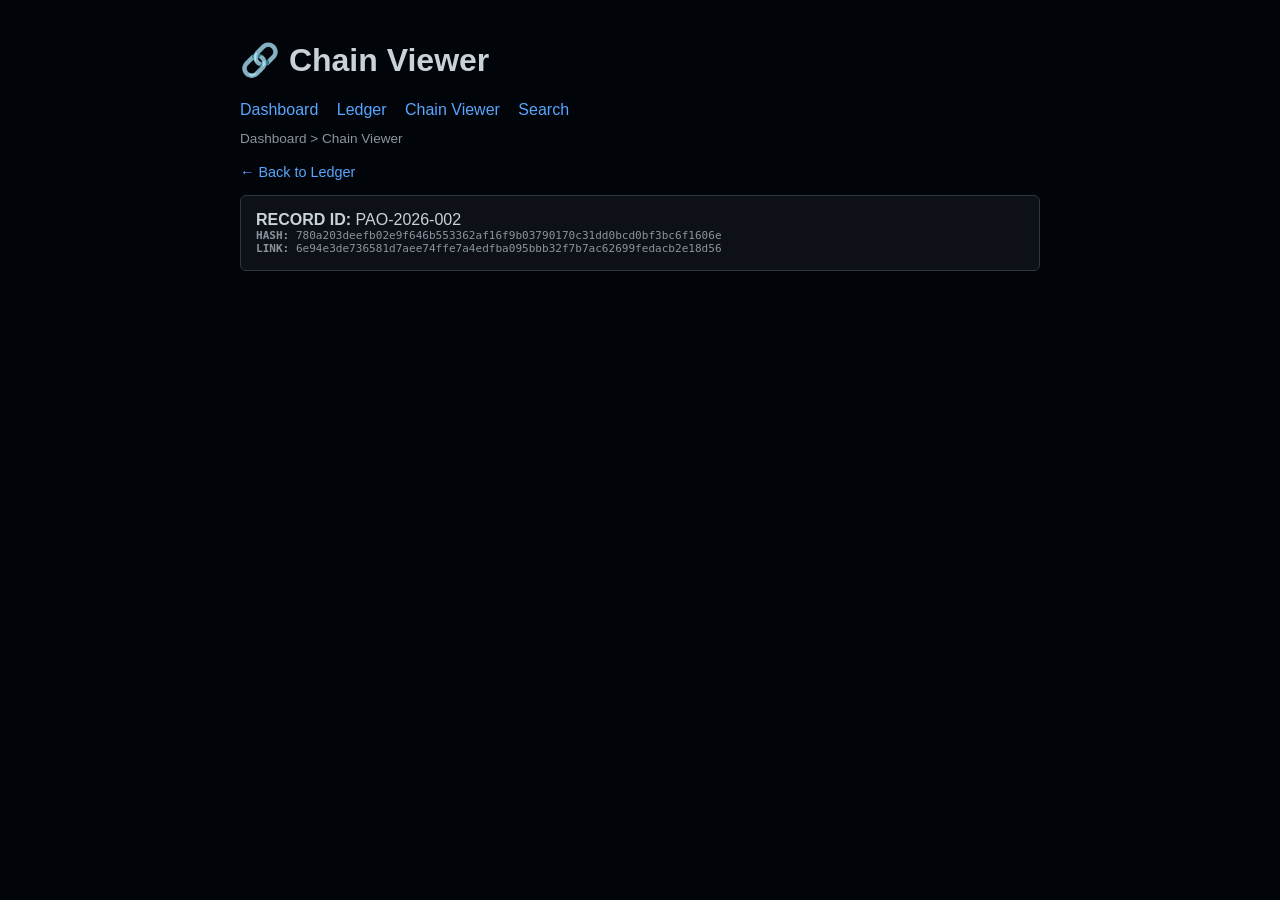
<file: docs/chain.html>
<!DOCTYPE html>
<html lang="en">
<head>
    <meta charset="UTF-8" />
    <meta name="viewport" content="width=device-width, initial-scale=1.0"/>
    <title>ORP | Chain Viewer</title>
    <style>
        body { font-family: 'Segoe UI', Roboto, sans-serif; background: #010409; color: #c9d1d9; margin: 0; padding: 20px; }
        .container { max-width: 800px; margin: auto; }
        .nav { margin-bottom: 12px; }
        .nav a { color: #58a6ff; margin-right: 14px; text-decoration: none; }
        .nav a:hover { text-decoration: underline; }
        .breadcrumb { font-size: 0.85em; color: #8b949e; margin-bottom: 18px; }
        .block { background: #0d1117; border: 1px solid #30363d; border-radius: 6px; padding: 15px; margin-bottom: 20px; position: relative;}
        .block:after { content: "↑"; position: absolute; bottom: -22px; left: 50%; color: #30363d; font-size: 1.5em; }
        .block:last-child:after { content: ""; }
        .hash { font-family: monospace; color: #8b949e; font-size: 0.85em; word-break: break-all; }
        .back-link { margin-bottom: 15px; display:block; color: #58a6ff; text-decoration: none; font-size: 0.9em; }
    </style>
</head>
<body>
    <div class="container">
        <h1>🔗 Chain Viewer</h1>
        <div class="nav">
            <a href="dashboard.html">Dashboard</a>
            <a href="index.html">Ledger</a>
            <a href="chain.html">Chain Viewer</a>
            <a href="search.html">Search</a>
        </div>
        <div id="breadcrumb" class="breadcrumb">Dashboard > Chain Viewer</div>
        <div id="back-area"></div>
        <div id="chain"></div>
    </div>
    <script>
        (async function(){
            const params = new URLSearchParams(window.location.search);
            const id = params.get('id');
            if (id) document.getElementById('breadcrumb').textContent = `Dashboard > Chain Viewer > ${id}`;
            
            if (params.get('fromSearch')) {
                document.getElementById('back-area').innerHTML = `<a class="back-link" href="search.html">← Back to Search</a>`;
            } else {
                document.getElementById('back-area').innerHTML = `<a class="back-link" href="index.html">← Back to Ledger</a>`;
            }

            try {
                const res = await fetch('manifest.json', {cache: "no-store"});
                const data = await res.json();
                const chainDiv = document.getElementById('chain');
                let current = id ? data.find(e => e.id === id) : data[data.length - 1];

                while (current) {
                    const div = document.createElement('div');
                    div.className = 'block';
                    div.innerHTML = `
                        <strong>RECORD ID:</strong> ${current.id}<br>
                        <div class="hash"><strong>HASH:</strong> ${current.hash}</div>
                        <div class="hash"><strong>LINK:</strong> ${current.chain_link}</div>
                    `;
                    chainDiv.appendChild(div);
                    // Find the block this one points to
                    current = data.find(e => e.hash === current.chain_link);
                }
            } catch (err) { console.error(err); }
        })();
    </script>
</body>
</html>
</file>
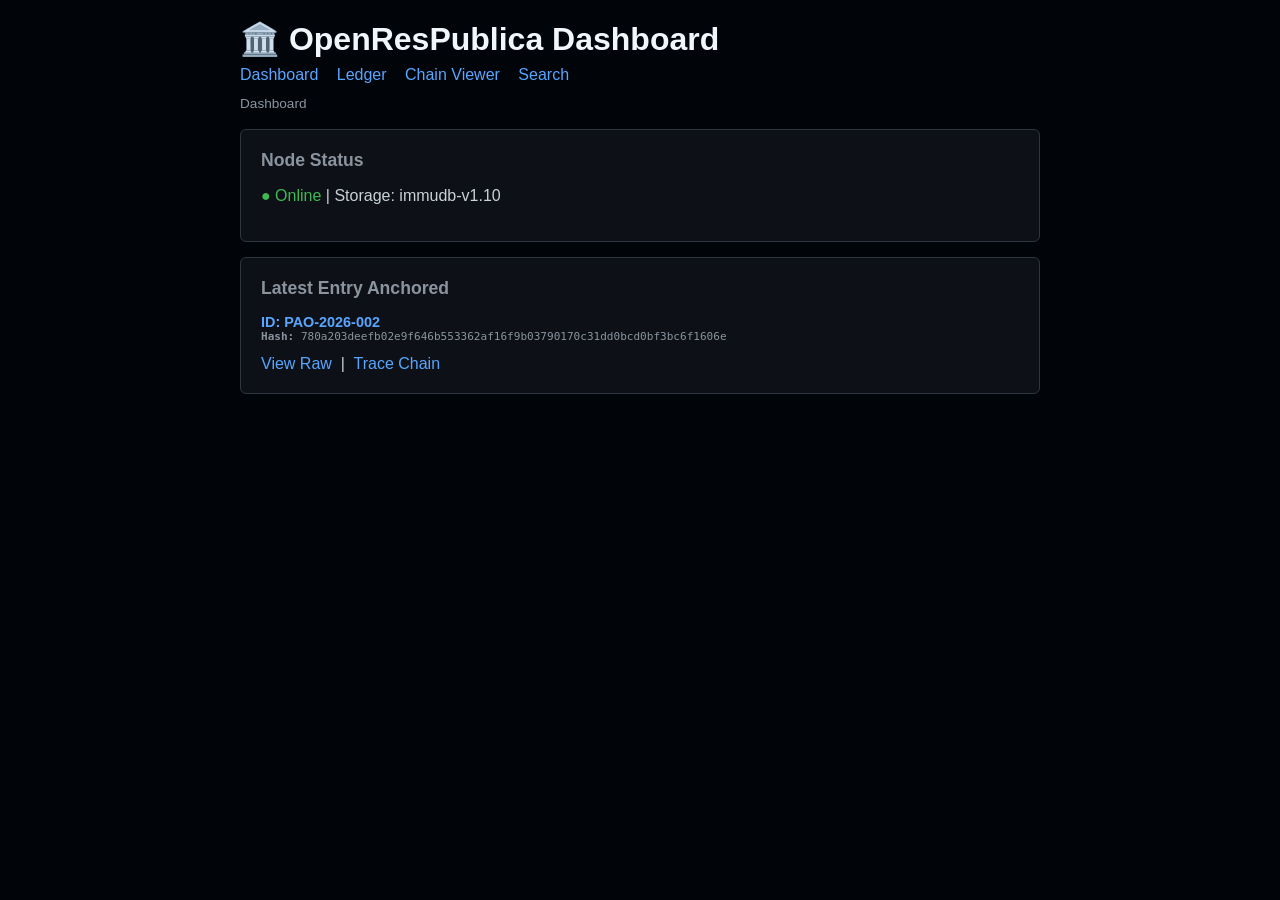
<file: docs/dashboard.html>
<!DOCTYPE html>
<html lang="en">
<head>
    <meta charset="UTF-8" />
    <meta name="viewport" content="width=device-width, initial-scale=1.0"/>
    <title>ORP | Dashboard</title>
    <style>
        body { font-family: 'Segoe UI', Roboto, sans-serif; background: #010409; color: #c9d1d9; margin: 0; padding: 20px; }
        .container { max-width: 800px; margin: auto; }
        .nav { margin-bottom: 12px; }
        .nav a { color: #58a6ff; margin-right: 14px; text-decoration: none; }
        .nav a:hover { text-decoration: underline; }
        .breadcrumb { font-size: 0.85em; color: #8b949e; margin-bottom: 18px; }
        .card { background: #0d1117; border: 1px solid #30363d; border-radius: 6px; padding: 20px; margin-bottom: 15px; }
        h1 { color: #f0f6fc; margin: 0 0 8px 0; }
        h2 { font-size: 1.1em; color: #8b949e; margin-top: 0; }
        .label { color: #58a6ff; font-weight: bold; font-size: 0.9em; }
        .hash-text { font-family: monospace; color: #8b949e; font-size: 0.85em; word-break: break-all; }
    </style>
</head>
<body>
    <div class="container">
        <h1>🏛️ OpenResPublica Dashboard</h1>
        <div class="nav">
            <a href="dashboard.html">Dashboard</a>
            <a href="index.html">Ledger</a>
            <a href="chain.html">Chain Viewer</a>
            <a href="search.html">Search</a>
        </div>
        <div class="breadcrumb">Dashboard</div>
        <div class="card">
            <h2>Node Status</h2>
            <p><span style="color: #3fb950;">● Online</span> | Storage: immudb-v1.10</p>
        </div>
        <div class="card">
            <h2>Latest Entry Anchored</h2>
            <div id="latest">Loading...</div>
        </div>
    </div>
    <script>
        (async function(){
            try {
                const res = await fetch('manifest.json', {cache: "no-store"});
                const data = await res.json();
                if (!data.length) { document.getElementById('latest').innerText = "No records."; return; }
                const latest = data[data.length - 1];
                document.getElementById('latest').innerHTML = `
                    <div class="label">ID: ${latest.id}</div>
                    <div class="hash-text"><strong>Hash:</strong> ${latest.hash}</div>
                    <div style="margin-top:12px;">
                        <a href="outputs/${encodeURIComponent(latest.id)}.txt" target="_blank" style="color:#58a6ff; text-decoration:none;">View Raw</a>
                        &nbsp;|&nbsp;
                        <a href="chain.html?id=${encodeURIComponent(latest.id)}&fromLedger=1" style="color:#58a6ff; text-decoration:none;">Trace Chain</a>
                    </div>
                `;
            } catch (err) { document.getElementById('latest').innerText = "Node error."; }
        })();
    </script>
</body>
</html>
</file>
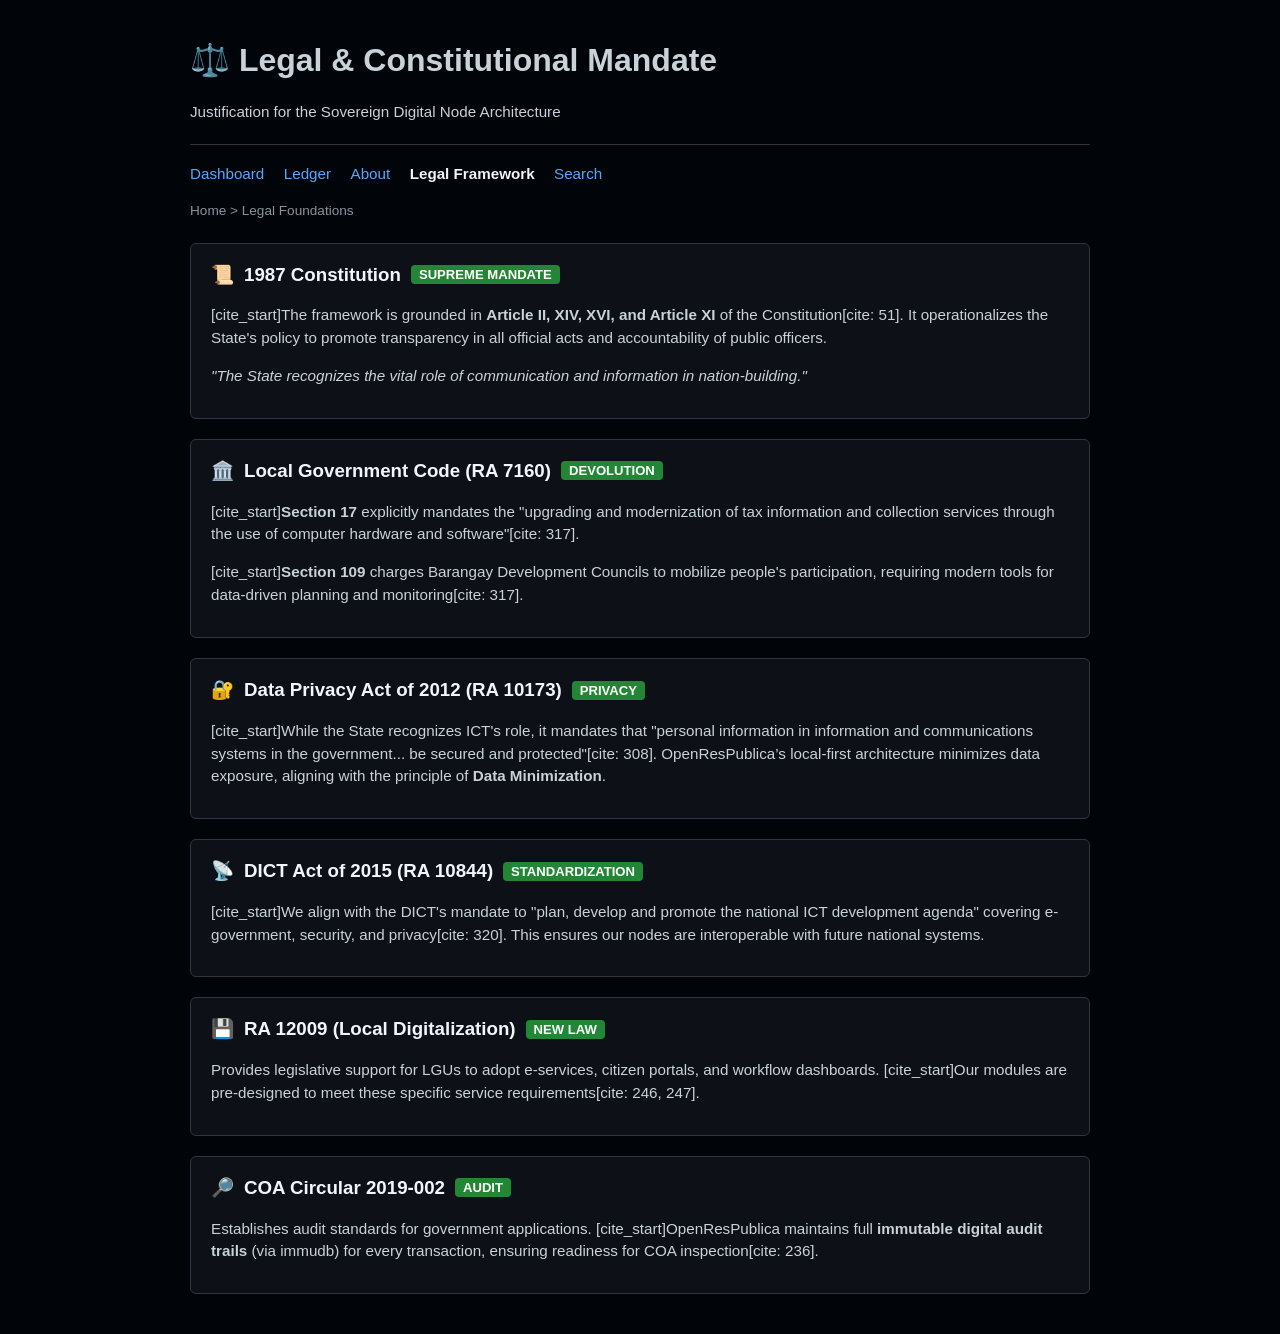
<file: docs/legal.html>
<!DOCTYPE html>
<html lang="en">
<head>
    <meta charset="UTF-8" />
    <meta name="viewport" content="width=device-width, initial-scale=1.0"/>
    <title>ORP | Legal Framework</title>
    <style>
        body { font-family: 'Segoe UI', Roboto, sans-serif; background: #010409; color: #c9d1d9; margin: 0; padding: 20px; }
        .container { max-width: 900px; margin: auto; }
        .header { border-bottom: 1px solid #30363d; padding-bottom: 10px; margin-bottom: 20px; }
        .nav { margin-bottom: 20px; }
        .nav a { color: #58a6ff; margin-right: 15px; text-decoration: none; font-size: 0.95em; }
        .nav a:hover { text-decoration: underline; }
        .breadcrumb { font-size: 0.85em; color: #8b949e; margin-bottom: 25px; }

        /* Legal Cards */
        .legal-card { background: #0d1117; border: 1px solid #30363d; border-radius: 6px; padding: 20px; margin-bottom: 20px; position: relative; }
        .legal-card:hover { border-color: #58a6ff; }
        .legal-card h3 { color: #f0f6fc; margin-top: 0; display: flex; align-items: center; }
        .badge { background: #238636; color: white; padding: 2px 8px; border-radius: 4px; font-size: 0.7em; margin-left: 10px; text-transform: uppercase; }
        .citation { font-size: 0.8em; color: #8b949e; display: block; margin-top: 10px; font-family: monospace; }
        
        p { margin-bottom: 10px; line-height: 1.5; font-size: 0.95em; }
        .icon { margin-right: 10px; }
    </style>
</head>
<body>
    <div class="container">
        <div class="header">
            <h1>⚖️ Legal & Constitutional Mandate</h1>
            <p>Justification for the Sovereign Digital Node Architecture</p>
        </div>

        <div class="nav">
            <a href="dashboard.html">Dashboard</a>
            <a href="index.html">Ledger</a>
            <a href="about.html">About</a>
            <a href="legal.html" style="color: #f0f6fc; font-weight: bold;">Legal Framework</a>
            <a href="search.html">Search</a>
        </div>

        <div class="breadcrumb">Home > Legal Foundations</div>

        <div class="legal-card">
            <h3><span class="icon">📜</span> 1987 Constitution <span class="badge">Supreme Mandate</span></h3>
            <p>
                [cite_start]The framework is grounded in <strong>Article II, XIV, XVI, and Article XI</strong> of the Constitution[cite: 51]. It operationalizes the State's policy to promote transparency in all official acts and accountability of public officers.
            </p>
            <p>
                <em>"The State recognizes the vital role of communication and information in nation-building."</em>
            </p>
        </div>

        <div class="legal-card">
            <h3><span class="icon">🏛️</span> Local Government Code (RA 7160) <span class="badge">Devolution</span></h3>
            <p>
                [cite_start]<strong>Section 17</strong> explicitly mandates the "upgrading and modernization of tax information and collection services through the use of computer hardware and software"[cite: 317].
            </p>
            <p>
                [cite_start]<strong>Section 109</strong> charges Barangay Development Councils to mobilize people's participation, requiring modern tools for data-driven planning and monitoring[cite: 317].
            </p>
        </div>

        <div class="legal-card">
            <h3><span class="icon">🔐</span> Data Privacy Act of 2012 (RA 10173) <span class="badge">Privacy</span></h3>
            <p>
                [cite_start]While the State recognizes ICT's role, it mandates that "personal information in information and communications systems in the government... be secured and protected"[cite: 308]. OpenResPublica’s local-first architecture minimizes data exposure, aligning with the principle of <strong>Data Minimization</strong>.
            </p>
        </div>

        <div class="legal-card">
            <h3><span class="icon">📡</span> DICT Act of 2015 (RA 10844) <span class="badge">Standardization</span></h3>
            <p>
                [cite_start]We align with the DICT's mandate to "plan, develop and promote the national ICT development agenda" covering e-government, security, and privacy[cite: 320]. This ensures our nodes are interoperable with future national systems.
            </p>
        </div>

        <div class="legal-card">
            <h3><span class="icon">💾</span> RA 12009 (Local Digitalization) <span class="badge">New Law</span></h3>
            <p>
                Provides legislative support for LGUs to adopt e-services, citizen portals, and workflow dashboards. [cite_start]Our modules are pre-designed to meet these specific service requirements[cite: 246, 247].
            </p>
        </div>

        <div class="legal-card">
            <h3><span class="icon">🔎</span> COA Circular 2019-002 <span class="badge">Audit</span></h3>
            <p>
                Establishes audit standards for government applications. [cite_start]OpenResPublica maintains full <strong>immutable digital audit trails</strong> (via immudb) for every transaction, ensuring readiness for COA inspection[cite: 236].
            </p>
        </div>

    </div>
</body>
</html>
</file>
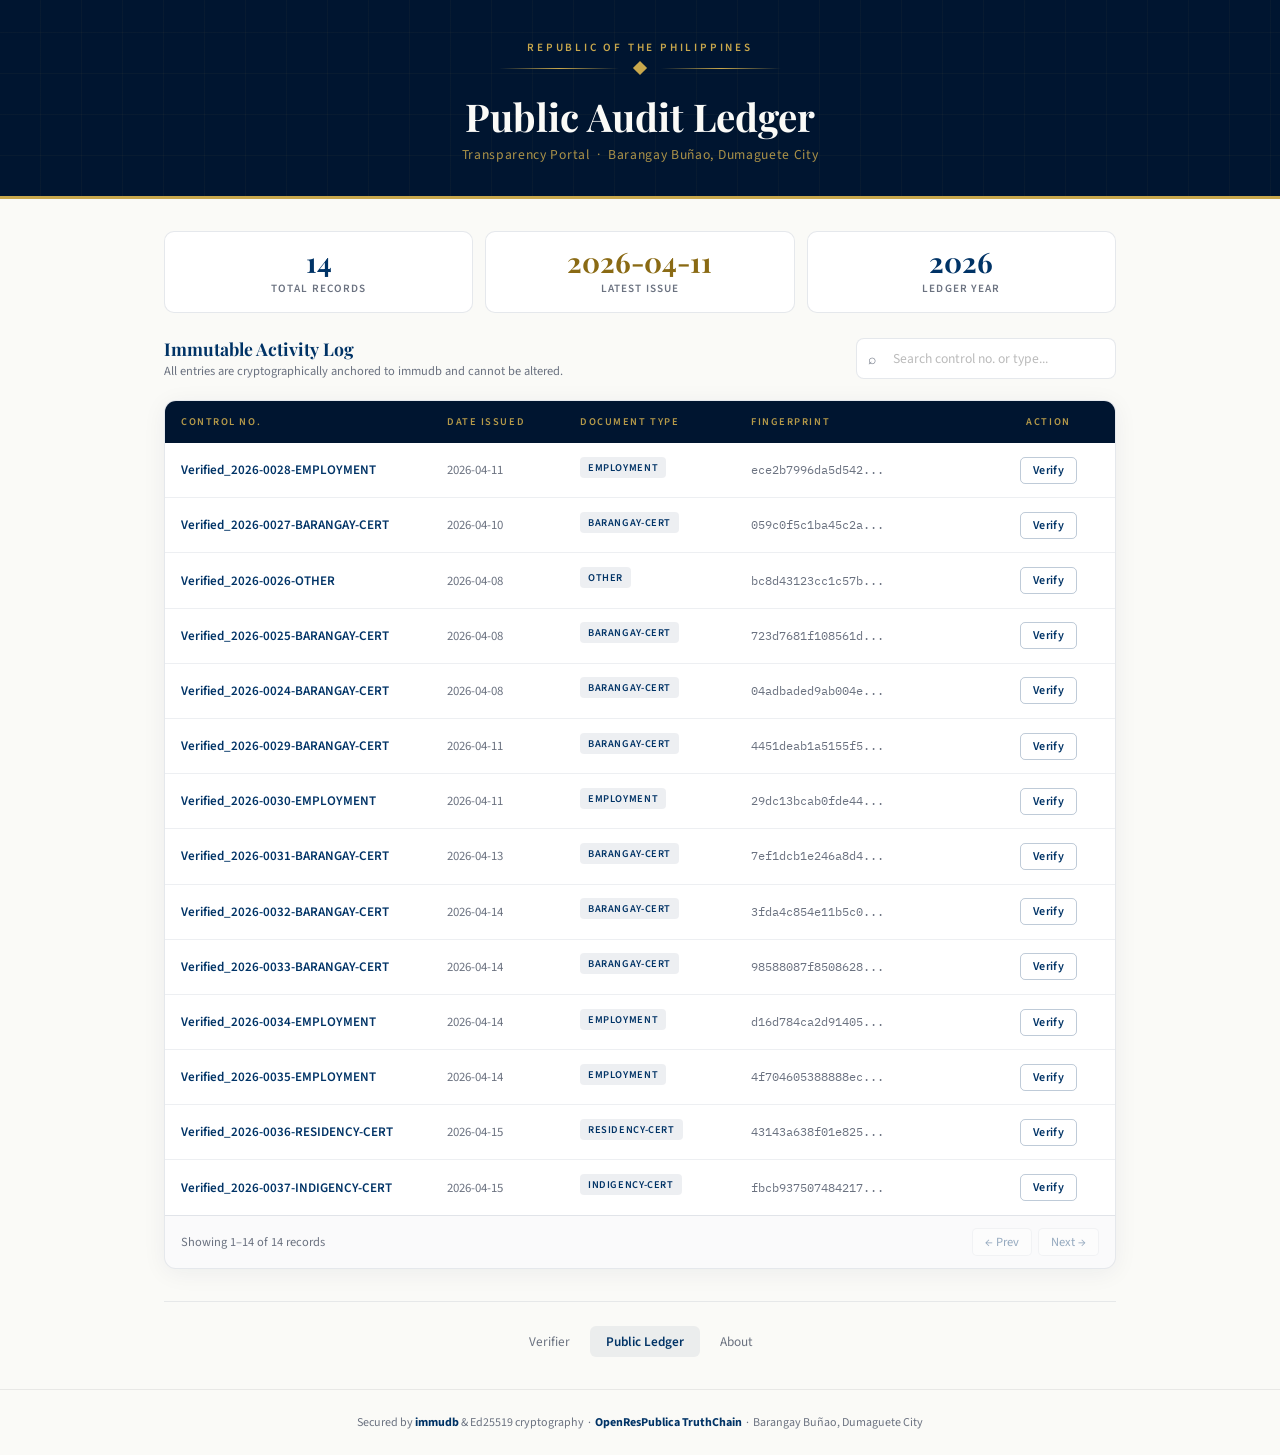
<file: docs/records.html>
<!DOCTYPE html>
<html lang="en">
<head>
    <meta charset="UTF-8">
    <meta name="viewport" content="width=device-width, initial-scale=1.0">
    <title>Public Ledger | OpenResPublica TruthChain</title>
    <link rel="preconnect" href="https://fonts.googleapis.com">
    <link href="https://fonts.googleapis.com/css2?family=Playfair+Display:wght@400;700&family=IBM+Plex+Mono:wght@400;600&family=Source+Sans+3:wght@400;500;600&display=swap" rel="stylesheet">
    <style>
        *, *::before, *::after { box-sizing: border-box; margin: 0; padding: 0; }

        :root {
            --navy: #002147;
            --navy-deep: #001530;
            --navy-mid: #003366;
            --gold: #C9A84C;
            --gold-pale: #FDF3D0;
            --white: #FAFAF7;
            --ink: #1A1A2E;
            --muted: #6B7280;
            --row-hover: rgba(0,33,71,0.04);
            --border: rgba(0,33,71,0.1);
            --font-serif: 'Playfair Display', Georgia, serif;
            --font-sans: 'Source Sans 3', system-ui, sans-serif;
            --font-mono: 'IBM Plex Mono', 'Courier New', monospace;
        }

        body {
            background: var(--white);
            color: var(--ink);
            font-family: var(--font-sans);
            min-height: 100vh;
            display: flex;
            flex-direction: column;
        }

        /* ── HEADER ── */
        .site-header {
            background: var(--navy-deep);
            border-bottom: 3px solid var(--gold);
            position: relative;
            overflow: hidden;
        }

        .site-header::before {
            content: '';
            position: absolute;
            inset: 0;
            background:
                repeating-linear-gradient(90deg, transparent, transparent 40px, rgba(201,168,76,0.04) 40px, rgba(201,168,76,0.04) 41px),
                repeating-linear-gradient(0deg,  transparent, transparent 40px, rgba(201,168,76,0.04) 40px, rgba(201,168,76,0.04) 41px);
            pointer-events: none;
        }

        .header-inner {
            max-width: 1000px;
            margin: 0 auto;
            padding: 2.5rem 1.5rem 2rem;
            text-align: center;
            position: relative;
        }

        .republic-label {
            font-family: var(--font-sans);
            font-size: 0.7rem;
            font-weight: 600;
            letter-spacing: 0.25em;
            text-transform: uppercase;
            color: var(--gold);
            margin-bottom: 0.5rem;
        }

        .seal-line {
            display: flex;
            align-items: center;
            justify-content: center;
            gap: 1rem;
            margin-bottom: 1.25rem;
        }

        .seal-ornament {
            flex: 1;
            height: 1px;
            background: linear-gradient(to right, transparent, var(--gold), transparent);
            max-width: 120px;
        }

        .seal-diamond {
            width: 10px;
            height: 10px;
            background: var(--gold);
            transform: rotate(45deg);
            flex-shrink: 0;
        }

        .site-header h1 {
            font-family: var(--font-serif);
            font-size: clamp(1.6rem, 4vw, 2.4rem);
            font-weight: 700;
            color: var(--white);
            line-height: 1.2;
            margin-bottom: 0.4rem;
        }

        .site-header .subtitle {
            font-size: 0.85rem;
            color: rgba(201,168,76,0.85);
            letter-spacing: 0.05em;
        }

        /* ── MAIN ── */
        main {
            flex: 1;
            max-width: 1000px;
            margin: 0 auto;
            width: 100%;
            padding: 2rem 1.5rem;
        }

        /* ── TOOLBAR ── */
        .toolbar {
            display: flex;
            align-items: center;
            justify-content: space-between;
            gap: 1rem;
            margin-bottom: 1.25rem;
            flex-wrap: wrap;
        }

        .toolbar-left h2 {
            font-family: var(--font-serif);
            font-size: 1.1rem;
            color: var(--navy-mid);
            font-weight: 700;
        }

        .toolbar-left p {
            font-size: 0.78rem;
            color: var(--muted);
            margin-top: 0.1rem;
        }

        .search-wrap {
            position: relative;
            flex-shrink: 0;
        }

        .search-icon {
            position: absolute;
            left: 0.75rem;
            top: 50%;
            transform: translateY(-50%);
            color: var(--muted);
            font-size: 0.85rem;
            pointer-events: none;
        }

        .search-input {
            font-family: var(--font-sans);
            font-size: 0.85rem;
            padding: 0.6rem 1rem 0.6rem 2.25rem;
            border: 1.5px solid var(--border);
            border-radius: 8px;
            background: #fff;
            color: var(--ink);
            outline: none;
            width: 260px;
            transition: border-color 0.2s;
        }

        .search-input::placeholder { color: #bbb; }
        .search-input:focus { border-color: var(--navy-mid); }

        /* ── STATS ROW ── */
        .stats-row {
            display: grid;
            grid-template-columns: repeat(3, 1fr);
            gap: 0.75rem;
            margin-bottom: 1.5rem;
        }

        .stat-card {
            background: #fff;
            border: 1px solid var(--border);
            border-radius: 10px;
            padding: 1rem 1.25rem;
            text-align: center;
        }

        .stat-card .stat-value {
            font-family: var(--font-serif);
            font-size: 1.75rem;
            font-weight: 700;
            color: var(--navy-mid);
            line-height: 1;
        }

        .stat-card .stat-label {
            font-size: 0.7rem;
            font-weight: 600;
            letter-spacing: 0.1em;
            text-transform: uppercase;
            color: var(--muted);
            margin-top: 0.3rem;
        }

        .stat-card.gold-accent .stat-value {
            color: #8a6a14;
        }

        /* ── TABLE ── */
        .table-wrap {
            background: #fff;
            border: 1px solid var(--border);
            border-radius: 12px;
            overflow: hidden;
            box-shadow: 0 4px 24px rgba(0,33,71,0.06);
        }

        table {
            width: 100%;
            border-collapse: collapse;
            table-layout: fixed;
        }

        thead {
            background: var(--navy-deep);
        }

        thead th {
            font-family: var(--font-sans);
            font-size: 0.65rem;
            font-weight: 600;
            letter-spacing: 0.15em;
            text-transform: uppercase;
            color: rgba(201,168,76,0.9);
            padding: 0.85rem 1rem;
            text-align: left;
        }

        thead th:last-child { text-align: center; }

        col.col-ctrl   { width: 28%; }
        col.col-date   { width: 14%; }
        col.col-type   { width: 18%; }
        col.col-hash   { width: 26%; }
        col.col-action { width: 14%; }

        tbody tr {
            border-bottom: 1px solid rgba(0,33,71,0.07);
            transition: background 0.15s;
        }

        tbody tr:last-child { border-bottom: none; }
        tbody tr:hover { background: var(--row-hover); }

        tbody td {
            padding: 0.85rem 1rem;
            font-size: 0.875rem;
            vertical-align: middle;
        }

        .ctrl-num {
            font-family: var(--font-sans);
            font-weight: 600;
            color: var(--navy-mid);
            font-size: 0.82rem;
        }

        .date-cell {
            font-size: 0.8rem;
            color: var(--muted);
        }

        .badge-type {
            display: inline-block;
            background: rgba(0,33,71,0.07);
            color: var(--navy-mid);
            font-size: 0.65rem;
            font-weight: 600;
            letter-spacing: 0.06em;
            text-transform: uppercase;
            padding: 3px 8px;
            border-radius: 4px;
            white-space: nowrap;
            overflow: hidden;
            text-overflow: ellipsis;
            max-width: 100%;
        }

        .hash-cell {
            font-family: var(--font-mono);
            font-size: 0.72rem;
            color: var(--muted);
            white-space: nowrap;
            overflow: hidden;
            text-overflow: ellipsis;
        }

        .action-cell { text-align: center; }

        .verify-link {
            display: inline-block;
            font-size: 0.75rem;
            font-weight: 600;
            color: var(--navy-mid);
            border: 1px solid rgba(0,51,102,0.25);
            border-radius: 5px;
            padding: 4px 12px;
            text-decoration: none;
            transition: background 0.15s, color 0.15s, border-color 0.15s;
            letter-spacing: 0.03em;
            white-space: nowrap;
        }

        .verify-link:hover {
            background: var(--navy-mid);
            color: #fff;
            border-color: var(--navy-mid);
        }

        /* ── EMPTY / LOADING STATES ── */
        .table-msg {
            text-align: center;
            padding: 3rem 1rem;
            color: var(--muted);
            font-size: 0.875rem;
        }

        .table-msg .spinner {
            width: 32px;
            height: 32px;
            border: 2.5px solid rgba(0,51,102,0.12);
            border-top-color: var(--navy-mid);
            border-radius: 50%;
            animation: spin 0.7s linear infinite;
            margin: 0 auto 1rem;
        }

        @keyframes spin { to { transform: rotate(360deg); } }

        /* ── PAGINATION ── */
        .table-footer {
            display: flex;
            align-items: center;
            justify-content: space-between;
            padding: 0.75rem 1rem;
            background: rgba(0,33,71,0.02);
            border-top: 1px solid var(--border);
            font-size: 0.78rem;
            color: var(--muted);
            flex-wrap: wrap;
            gap: 0.5rem;
        }

        .page-controls {
            display: flex;
            gap: 0.4rem;
        }

        .page-btn {
            padding: 4px 12px;
            border: 1px solid var(--border);
            border-radius: 5px;
            background: #fff;
            font-family: var(--font-sans);
            font-size: 0.78rem;
            color: var(--navy-mid);
            cursor: pointer;
            transition: background 0.15s;
        }

        .page-btn:disabled { opacity: 0.4; cursor: default; }
        .page-btn:not(:disabled):hover { background: var(--row-hover); }

        /* ── FOOTER NAV ── */
        .footer-nav {
            margin-top: 2rem;
            display: flex;
            justify-content: center;
            gap: 0.25rem;
            border-top: 1px solid rgba(0,33,71,0.08);
            padding-top: 1.5rem;
        }

        .footer-nav a {
            font-size: 0.83rem;
            color: var(--muted);
            text-decoration: none;
            padding: 0.4rem 1rem;
            border-radius: 6px;
            transition: background 0.15s, color 0.15s;
        }

        .footer-nav a:hover { background: rgba(0,33,71,0.06); color: var(--navy-mid); }
        .footer-nav a.active { color: var(--navy-mid); font-weight: 600; background: rgba(0,33,71,0.06); }

        /* ── SITE FOOTER ── */
        .site-footer {
            text-align: center;
            padding: 1.5rem;
            font-size: 0.75rem;
            color: var(--muted);
            border-top: 1px solid rgba(0,0,0,0.07);
        }

        .site-footer strong { color: var(--navy-mid); }

        @media (max-width: 640px) {
            .stats-row { grid-template-columns: 1fr 1fr; }
            .stats-row .stat-card:last-child { grid-column: span 2; }
            .search-input { width: 100%; }
            .toolbar { flex-direction: column; align-items: flex-start; }
            .search-wrap { width: 100%; }
            col.col-type, col.col-hash { display: none; }
            td:nth-child(3), td:nth-child(4),
            th:nth-child(3), th:nth-child(4) { display: none; }
        }
    </style>
</head>
<body>

    <header class="site-header">
        <div class="header-inner">
            <p class="republic-label">Republic of the Philippines</p>
            <div class="seal-line">
                <div class="seal-ornament"></div>
                <div class="seal-diamond"></div>
                <div class="seal-ornament"></div>
            </div>
            <h1>Public Audit Ledger</h1>
            <p class="subtitle">Transparency Portal &nbsp;·&nbsp; Barangay Buñao, Dumaguete City</p>
        </div>
    </header>

    <main>

        <div class="stats-row">
            <div class="stat-card">
                <div class="stat-value" id="statTotal">—</div>
                <div class="stat-label">Total Records</div>
            </div>
            <div class="stat-card gold-accent">
                <div class="stat-value" id="statLatest">—</div>
                <div class="stat-label">Latest Issue</div>
            </div>
            <div class="stat-card">
                <div class="stat-value" id="statYear">2026</div>
                <div class="stat-label">Ledger Year</div>
            </div>
        </div>

        <div class="toolbar">
            <div class="toolbar-left">
                <h2>Immutable Activity Log</h2>
                <p>All entries are cryptographically anchored to immudb and cannot be altered.</p>
            </div>
            <div class="search-wrap">
                <span class="search-icon">⌕</span>
                <input type="text" id="search" class="search-input" placeholder="Search control no. or type..." oninput="searchLedger()">
            </div>
        </div>

        <div class="table-wrap">
            <table>
                <colgroup>
                    <col class="col-ctrl">
                    <col class="col-date">
                    <col class="col-type">
                    <col class="col-hash">
                    <col class="col-action">
                </colgroup>
                <thead>
                    <tr>
                        <th>Control No.</th>
                        <th>Date Issued</th>
                        <th>Document Type</th>
                        <th>Fingerprint</th>
                        <th style="text-align:center;">Action</th>
                    </tr>
                </thead>
                <tbody id="ledger-body">
                    <tr>
                        <td colspan="5">
                            <div class="table-msg">
                                <div class="spinner"></div>
                                <p>Synchronizing with ledger...</p>
                            </div>
                        </td>
                    </tr>
                </tbody>
            </table>
            <div class="table-footer">
                <span id="recordCount">Loading...</span>
                <div class="page-controls">
                    <button class="page-btn" id="prevBtn" onclick="changePage(-1)" disabled>← Prev</button>
                    <button class="page-btn" id="nextBtn" onclick="changePage(1)" disabled>Next →</button>
                </div>
            </div>
        </div>

        <nav class="footer-nav">
            <a href="index.html">Verifier</a>
            <a href="records.html" class="active">Public Ledger</a>
            <a href="about.html">About</a>
        </nav>

    </main>

    <footer class="site-footer">
        Secured by <strong>immudb</strong> &amp; Ed25519 cryptography &nbsp;·&nbsp;
        <strong>OpenResPublica TruthChain</strong> &nbsp;·&nbsp; Barangay Buñao, Dumaguete City
    </footer>

    <script>
        let ledgerData = [];
        let filteredData = [];
        let currentPage = 1;
        const PAGE_SIZE = 15;

        document.addEventListener('DOMContentLoaded', loadLedger);

        async function loadLedger() {
            try {
                const response = await fetch(`records/manifest.json?t=${Date.now()}`);
                if (!response.ok) throw new Error();

                ledgerData = await response.json();
                ledgerData.reverse(); // newest first

                // Stats
                document.getElementById('statTotal').textContent = ledgerData.length;
                if (ledgerData.length > 0) {
                    const latest = ledgerData[0].timestamp
                        ? ledgerData[0].timestamp.split(' ')[0]
                        : '—';
                    document.getElementById('statLatest').textContent = latest;
                }

                filteredData = ledgerData;
                renderPage();

            } catch (e) {
                document.getElementById('ledger-body').innerHTML =
                    '<tr><td colspan="5"><div class="table-msg">No records found in the cloud ledger yet.</div></td></tr>';
                document.getElementById('recordCount').textContent = '0 records';
            }
        }

        function renderPage() {
            const tbody = document.getElementById('ledger-body');
            const total = filteredData.length;
            const start = (currentPage - 1) * PAGE_SIZE;
            const end = Math.min(start + PAGE_SIZE, total);
            const slice = filteredData.slice(start, end);

            if (slice.length === 0) {
                tbody.innerHTML = '<tr><td colspan="5"><div class="table-msg">No matching records found.</div></td></tr>';
                document.getElementById('recordCount').textContent = '0 records';
                document.getElementById('prevBtn').disabled = true;
                document.getElementById('nextBtn').disabled = true;
                return;
            }

            tbody.innerHTML = slice.map(item => `
                <tr>
                    <td><span class="ctrl-num">${item.control_number || '—'}</span></td>
                    <td><span class="date-cell">${formatDate(item.timestamp)}</span></td>
                    <td><span class="badge-type">${item.document_type || 'GENERAL'}</span></td>
                    <td><span class="hash-cell">${(item.sha256_hash || '').substring(0, 16)}...</span></td>
                    <td class="action-cell">
                        <a href="index.html?hash=${item.sha256_hash}" class="verify-link">Verify</a>
                    </td>
                </tr>
            `).join('');

            document.getElementById('recordCount').textContent =
                `Showing ${start + 1}–${end} of ${total} record${total !== 1 ? 's' : ''}`;
            document.getElementById('prevBtn').disabled = currentPage === 1;
            document.getElementById('nextBtn').disabled = end >= total;
        }

        function changePage(dir) {
            const maxPage = Math.ceil(filteredData.length / PAGE_SIZE);
            currentPage = Math.max(1, Math.min(currentPage + dir, maxPage));
            renderPage();
            window.scrollTo({ top: 0, behavior: 'smooth' });
        }

        function searchLedger() {
            const term = document.getElementById('search').value.toLowerCase().trim();
            filteredData = term
                ? ledgerData.filter(item =>
                    (item.control_number || '').toLowerCase().includes(term) ||
                    (item.document_type || '').toLowerCase().includes(term)
                  )
                : ledgerData;
            currentPage = 1;
            renderPage();
        }

        function formatDate(ts) {
            if (!ts) return '—';
            return ts.split(' ')[0];
        }
    </script>

</body>
</html>
</file>
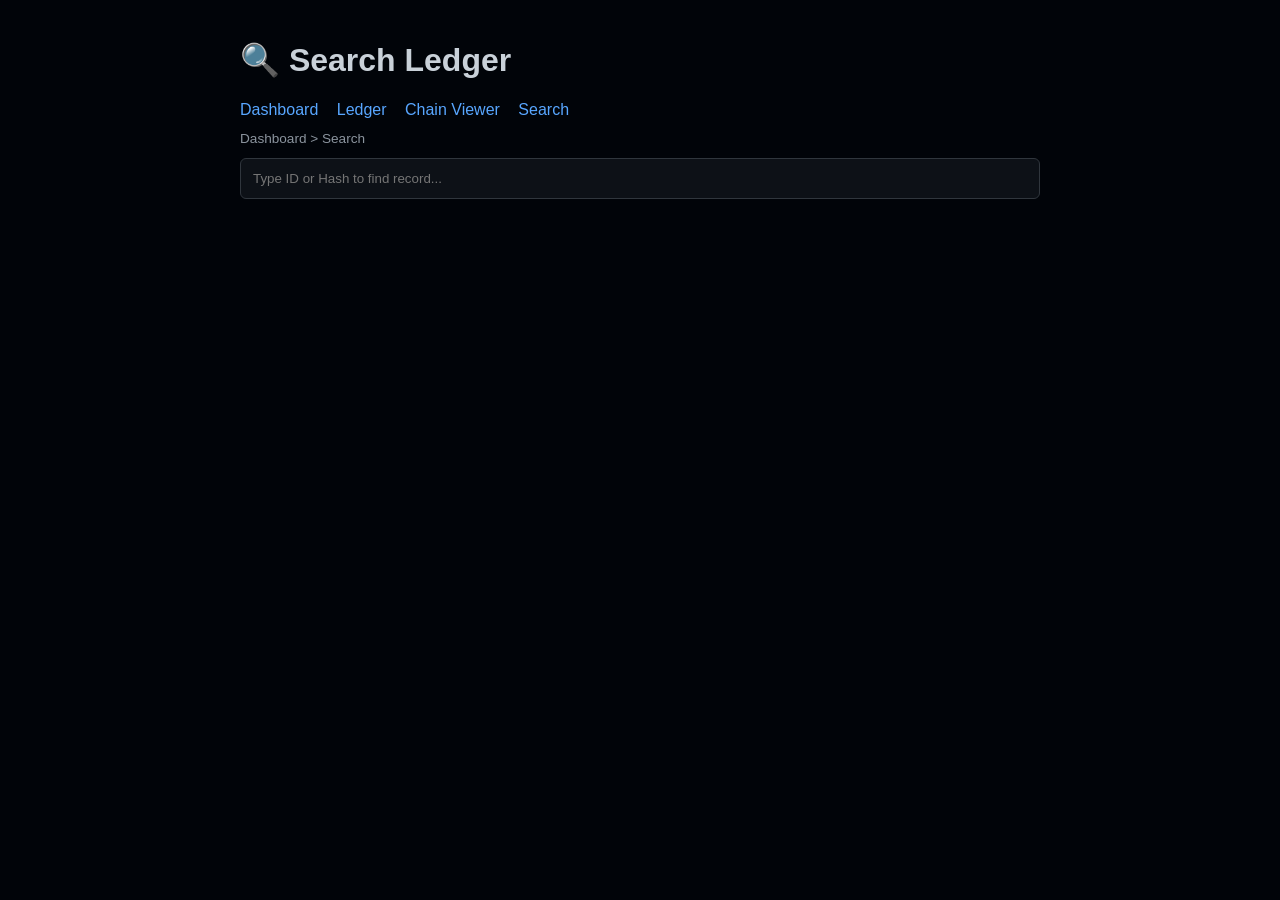
<file: docs/search.html>
<!DOCTYPE html>
<html lang="en">
<head>
    <meta charset="UTF-8" />
    <meta name="viewport" content="width=device-width, initial-scale=1.0"/>
    <title>ORP | Search</title>
    <style>
        body { font-family: 'Segoe UI', Roboto, sans-serif; background: #010409; color: #c9d1d9; margin: 0; padding: 20px; }
        .container { max-width: 800px; margin: auto; }
        .nav { margin-bottom: 12px; }
        .nav a { color: #58a6ff; margin-right: 14px; text-decoration: none; }
        .nav a:hover { text-decoration: underline; }
        .breadcrumb { font-size: 0.85em; color: #8b949e; margin-bottom: 12px; }
        input[type="text"] { width: 100%; padding: 12px; margin-bottom: 20px; border-radius: 6px; border: 1px solid #30363d; background: #0d1117; color: #c9d1d9; box-sizing: border-box; }
        .result { background: #0d1117; border: 1px solid #30363d; border-radius: 6px; padding: 15px; margin-bottom: 10px; }
        .hash { font-family: monospace; color: #8b949e; font-size: 0.85em; word-break: break-all; }
        .label { color: #58a6ff; font-weight: bold; }
    </style>
</head>
<body>
    <div class="container">
        <h1>🔍 Search Ledger</h1>
        <div class="nav">
            <a href="dashboard.html">Dashboard</a>
            <a href="index.html">Ledger</a>
            <a href="chain.html">Chain Viewer</a>
            <a href="search.html">Search</a>
        </div>
        <div class="breadcrumb">Dashboard > Search</div>
        <input id="searchBox" type="text" placeholder="Type ID or Hash to find record...">
        <div id="results"></div>
    </div>
    <script>
        let manifest = [];
        (async function(){
            try {
                const res = await fetch('manifest.json', {cache: "no-store"});
                manifest = await res.json();
            } catch (err) { console.error(err); }
        })();

        document.getElementById('searchBox').addEventListener('input', function(){
            const q = this.value.trim().toLowerCase();
            const resultsDiv = document.getElementById('results');
            resultsDiv.innerHTML = '';
            if (!q) return;
            const matches = manifest.filter(e => 
                e.id.toLowerCase().includes(q) || e.hash.toLowerCase().includes(q)
            );
            matches.forEach(entry => {
                const div = document.createElement('div');
                div.className = 'result';
                div.innerHTML = `
                    <div class="label">ID: ${entry.id}</div>
                    <div class="hash">Hash: ${entry.hash}</div>
                    <div style="margin-top:8px;">
                        <a href="chain.html?id=${encodeURIComponent(entry.id)}&fromSearch=1" style="color:#58a6ff; text-decoration:none;">Trace Chain</a>
                    </div>
                `;
                resultsDiv.appendChild(div);
            });
        });
    </script>
</body>
</html>
</file>
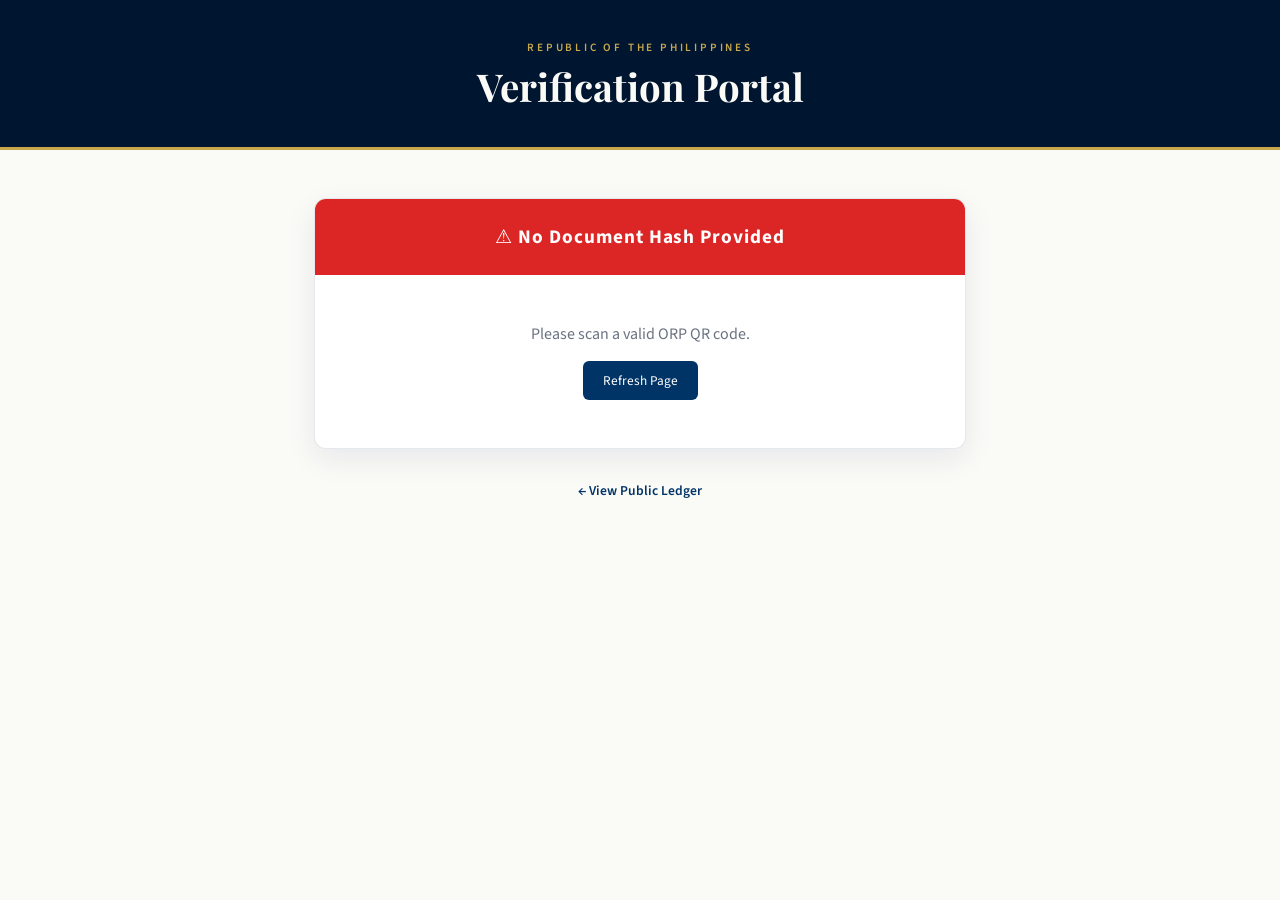
<file: docs/verify.html>
<!DOCTYPE html>
<html lang="en">
<head>
    <meta charset="UTF-8">
    <meta name="viewport" content="width=device-width, initial-scale=1.0">
    <title>Verify Document | OpenResPublica</title>
    <link rel="preconnect" href="https://fonts.googleapis.com">
    <link href="https://fonts.googleapis.com/css2?family=Playfair+Display:wght@400;700&family=IBM+Plex+Mono:wght@400;600&family=Source+Sans+3:wght@400;500;600&display=swap" rel="stylesheet">
    <style>
        *, *::before, *::after { box-sizing: border-box; margin: 0; padding: 0; }
        :root {
            --navy: #002147; --navy-deep: #001530; --navy-mid: #003366;
            --gold: #C9A84C; --white: #FAFAF7; --ink: #1A1A2E; --muted: #6B7280;
            --border: rgba(0,33,71,0.1); --success: #059669; --error: #DC2626;
            --font-serif: 'Playfair Display', Georgia, serif;
            --font-sans: 'Source Sans 3', system-ui, sans-serif;
            --font-mono: 'IBM Plex Mono', 'Courier New', monospace;
        }

        body {
            background: var(--white); color: var(--ink);
            font-family: var(--font-sans); min-height: 100vh;
            display: flex; flex-direction: column;
        }

        /* Header (Imported from your records.html style) */
        .site-header { background: var(--navy-deep); border-bottom: 3px solid var(--gold); position: relative; overflow: hidden; }
        .header-inner { max-width: 800px; margin: 0 auto; padding: 2.5rem 1.5rem 2rem; text-align: center; }
        .republic-label { font-size: 0.7rem; font-weight: 600; letter-spacing: 0.25em; text-transform: uppercase; color: var(--gold); margin-bottom: 0.5rem; }
        .site-header h1 { font-family: var(--font-serif); font-size: clamp(1.6rem, 4vw, 2.4rem); font-weight: 700; color: var(--white); line-height: 1.2; margin-bottom: 0.4rem; }
        
        main { flex: 1; max-width: 700px; margin: 0 auto; width: 100%; padding: 3rem 1.5rem; }

        /* Verification Card */
        .verify-card {
            background: #fff; border: 1px solid var(--border);
            border-radius: 12px; box-shadow: 0 10px 30px rgba(0,33,71,0.08);
            overflow: hidden; text-align: center; position: relative;
        }
        
        .status-banner { padding: 1.5rem; font-weight: 700; font-size: 1.2rem; letter-spacing: 0.05em; color: #fff; }
        .status-verified { background: var(--success); }
        .status-pending { background: var(--navy-mid); }
        .status-error { background: var(--error); }

        .card-body { padding: 2rem; text-align: left; }
        
        .section-title { font-family: var(--font-serif); font-size: 1.1rem; color: var(--navy-mid); border-bottom: 1px solid var(--border); padding-bottom: 0.5rem; margin-bottom: 1rem; margin-top: 1.5rem;}
        .section-title:first-child { margin-top: 0; }

        .data-grid { display: grid; grid-template-columns: 1fr; gap: 1rem; }
        @media (min-width: 500px) { .data-grid { grid-template-columns: 1fr 1fr; } }
        
        .data-item { display: flex; flex-direction: column; gap: 0.25rem; }
        .data-label { font-size: 0.75rem; text-transform: uppercase; letter-spacing: 0.05em; color: var(--muted); font-weight: 600; }
        .data-value { font-size: 0.95rem; color: var(--ink); font-weight: 500; word-break: break-word; }
        .data-mono { font-family: var(--font-mono); font-size: 0.8rem; background: rgba(0,0,0,0.03); padding: 4px 8px; border-radius: 4px; border: 1px solid var(--border); }

        .badge { display: inline-block; padding: 3px 8px; border-radius: 4px; font-size: 0.7rem; font-weight: 600; background: rgba(0,33,71,0.07); color: var(--navy-mid); }

        .crypto-proofs { background: #f8f9fa; padding: 1.5rem; border-radius: 8px; margin-top: 2rem; border: 1px dashed var(--border); }
        .crypto-item { display: flex; align-items: flex-start; gap: 0.75rem; margin-bottom: 1rem; }
        .crypto-item:last-child { margin-bottom: 0; }
        .crypto-icon { font-size: 1.2rem; }
        .crypto-text { flex: 1; }
        .crypto-text strong { display: block; font-size: 0.85rem; color: var(--navy-deep); }
        .crypto-text span { font-family: var(--font-mono); font-size: 0.75rem; color: var(--muted); word-break: break-all; }

        /* Loader */
        .spinner { width: 40px; height: 40px; border: 3px solid rgba(255,255,255,0.3); border-top-color: #fff; border-radius: 50%; animation: spin 1s linear infinite; margin: 0 auto 1rem; }
        @keyframes spin { to { transform: rotate(360deg); } }
        
        .footer-nav { margin-top: 2rem; display: flex; justify-content: center; gap: 1rem; }
        .footer-nav a { font-size: 0.85rem; color: var(--navy-mid); text-decoration: none; font-weight: 600; }
        .footer-nav a:hover { text-decoration: underline; }
    </style>
</head>
<body>

    <header class="site-header">
        <div class="header-inner">
            <p class="republic-label">Republic of the Philippines</p>
            <h1>Verification Portal</h1>
        </div>
    </header>

    <main>
        <div class="verify-card" id="card-container">
            <div class="status-banner status-pending">
                <div class="spinner"></div>
                Searching Immutable Ledger...
            </div>
        </div>

        <nav class="footer-nav">
            <a href="records.html">← View Public Ledger</a>
        </nav>
    </main>

    <script>
        const params = new URLSearchParams(window.location.search);
        const fileHash = params.get('hash');
        const container = document.getElementById('card-container');

        if (!fileHash) {
            showError("No Document Hash Provided", "Please scan a valid ORP QR code.");
        } else {
            // Append timestamp to prevent aggressive browser caching of the JSON
            fetch(`records/${fileHash}.json?t=${Date.now()}`)
                .then(response => {
                    if (!response.ok) throw new Error("Record not found");
                    return response.json();
                })
                .then(data => renderSuccess(data))
                .catch(err => {
                    showError(
                        "Verification Pending or Not Found", 
                        "If this document was just issued, please wait 60 seconds for the Git ledger to synchronize and refresh the page."
                    );
                });
        }

        function renderSuccess(data) {
            // Check if PhilID data exists
            const philIdSection = data.philid_pcn ? `
                <h3 class="section-title">Verified Subject</h3>
                <div class="data-grid">
                    <div class="data-item">
                        <span class="data-label">PhilSys PCN</span>
                        <span class="data-value">${data.philid_pcn.replace(/.(?=.{4})/g, '*')}</span>
                    </div>
                    <div class="data-item">
                        <span class="data-label">Subject Hash</span>
                        <span class="data-value data-mono" style="font-size: 0.65rem;">${data.philid_hash}</span>
                    </div>
                </div>
            ` : '';

            // Extract the hardware signature (Safely handling if it's missing)
            const hwSig = data.data_signature?.hardware_seal || "N/A";
            const gpgSig = data.data_signature?.gpg_signature ? "Valid OpenPGP Signature" : "N/A";

            container.innerHTML = `
                <div class="status-banner status-verified">
                    ✅ AUTHENTIC DOCUMENT
                </div>
                <div class="card-body">
                    <h3 class="section-title">Document Details</h3>
                    <div class="data-grid">
                        <div class="data-item">
                            <span class="data-label">Control Number</span>
                            <span class="data-value" style="font-weight: 700; color: var(--navy-mid);">${data.control_number}</span>
                        </div>
                        <div class="data-item">
                            <span class="data-label">Document Type</span>
                            <span class="data-value"><span class="badge">${data.document_type}</span></span>
                        </div>
                        <div class="data-item">
                            <span class="data-label">Date Issued</span>
                            <span class="data-value">${data.timestamp}</span>
                        </div>
                        <div class="data-item">
                            <span class="data-label">Authorized Signatory</span>
                            <span class="data-value">${data.signer}<br><small style="color: var(--muted);">${data.position}</small></span>
                        </div>
                    </div>

                    ${philIdSection}

                    <div class="crypto-proofs">
                        <h3 class="section-title" style="margin-top: 0;">TruthChain Proofs</h3>
                        
                        <div class="crypto-item">
                            <div class="crypto-icon">🔗</div>
                            <div class="crypto-text">
                                <strong>Document Hash (SHA-256)</strong>
                                <span>${data.sha256_hash}</span>
                            </div>
                        </div>

                        <div class="crypto-item">
                            <div class="crypto-icon">🗄️</div>
                            <div class="crypto-text">
                                <strong>immudb Transaction ID</strong>
                                <span>TxID: ${data.immudb_transaction_id || 'Anchored'}</span>
                            </div>
                        </div>

                        <div class="crypto-item">
                            <div class="crypto-icon">🛡️</div>
                            <div class="crypto-text">
                                <strong>Hardware Sovereign Seal (ESP32)</strong>
                                <span>${hwSig.substring(0, 40)}...</span>
                            </div>
                        </div>
                        
                        <div class="crypto-item">
                            <div class="crypto-icon">✍️</div>
                            <div class="crypto-text">
                                <strong>Operator Identity</strong>
                                <span>${gpgSig}</span>
                            </div>
                        </div>
                    </div>
                </div>
            `;
        }

        function showError(title, message) {
            container.innerHTML = `
                <div class="status-banner status-error">
                    ⚠️ ${title}
                </div>
                <div class="card-body" style="text-align: center; padding: 3rem 2rem;">
                    <p style="color: var(--muted); margin-bottom: 1rem;">${message}</p>
                    <button onclick="window.location.reload()" style="padding: 10px 20px; background: var(--navy-mid); color: white; border: none; border-radius: 6px; cursor: pointer; font-family: var(--font-sans);">Refresh Page</button>
                </div>
            `;
        }
    </script>
</body>
</html>
</file>
